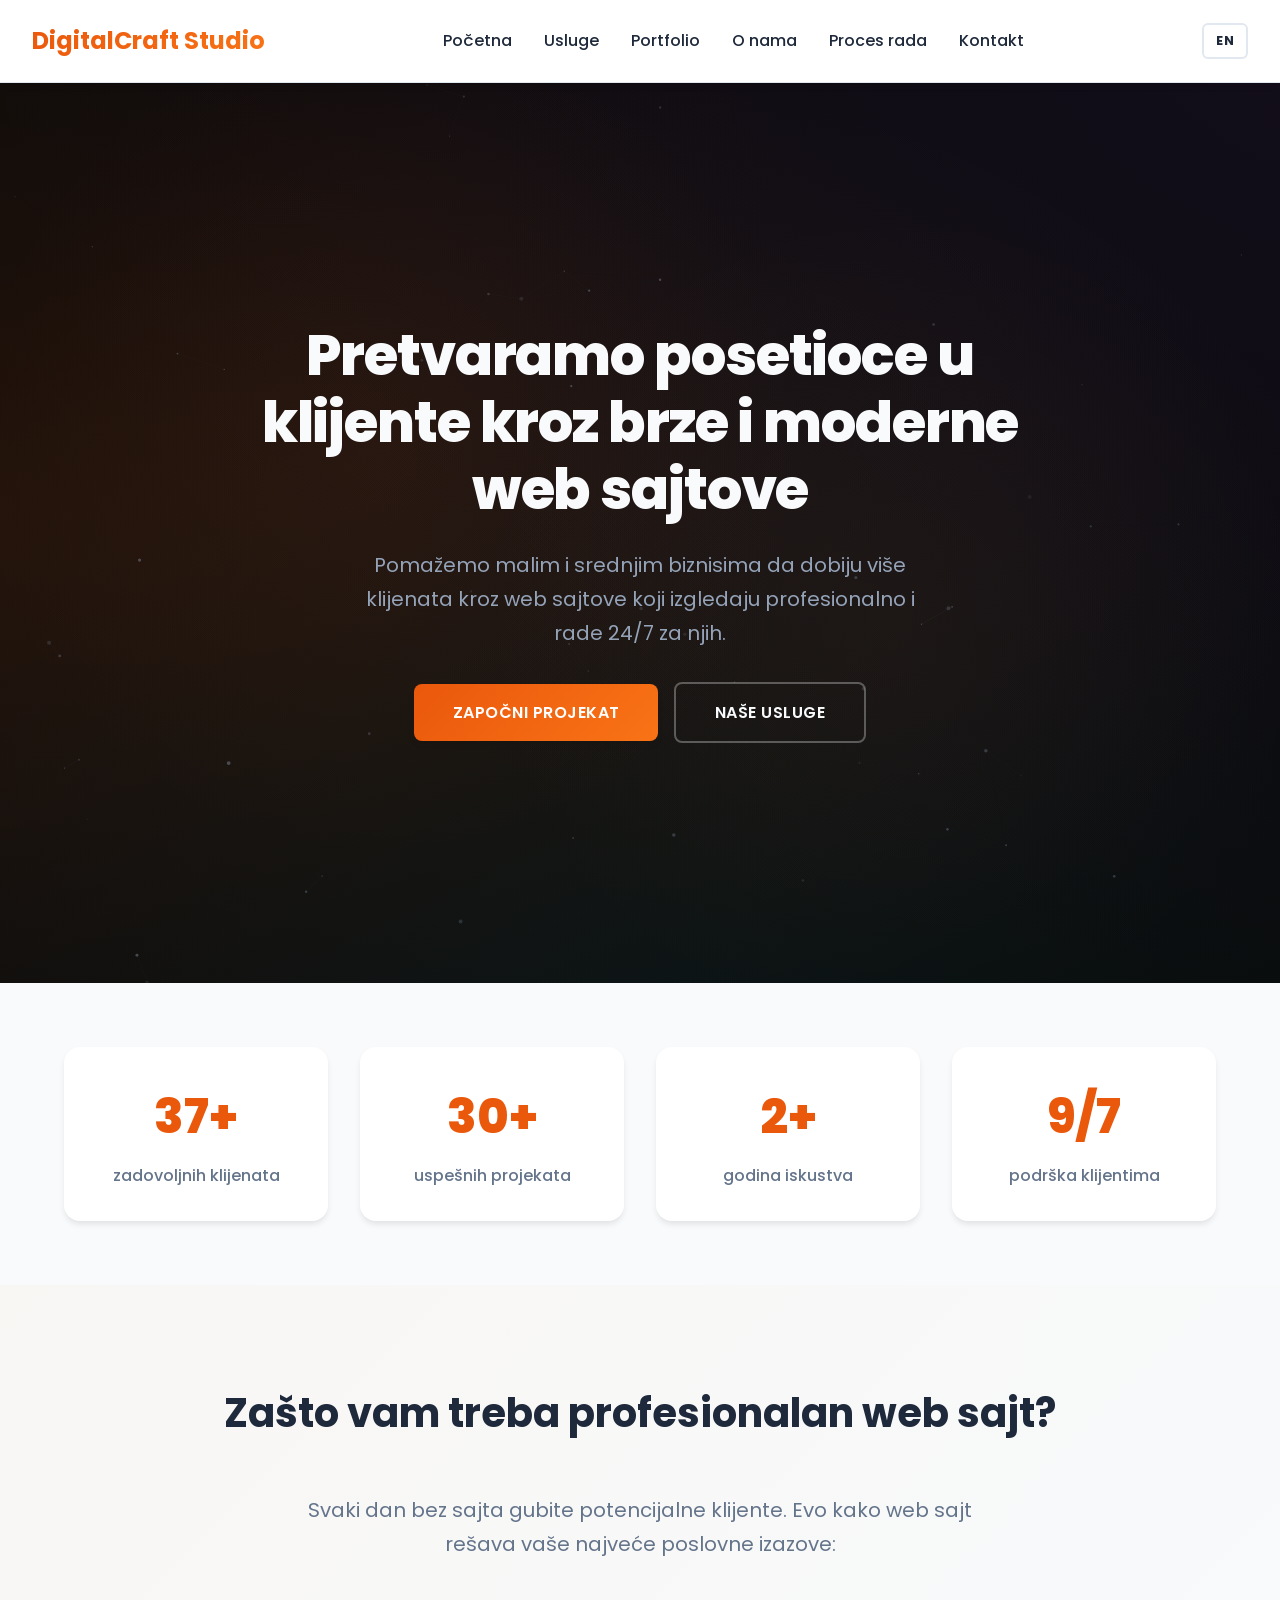
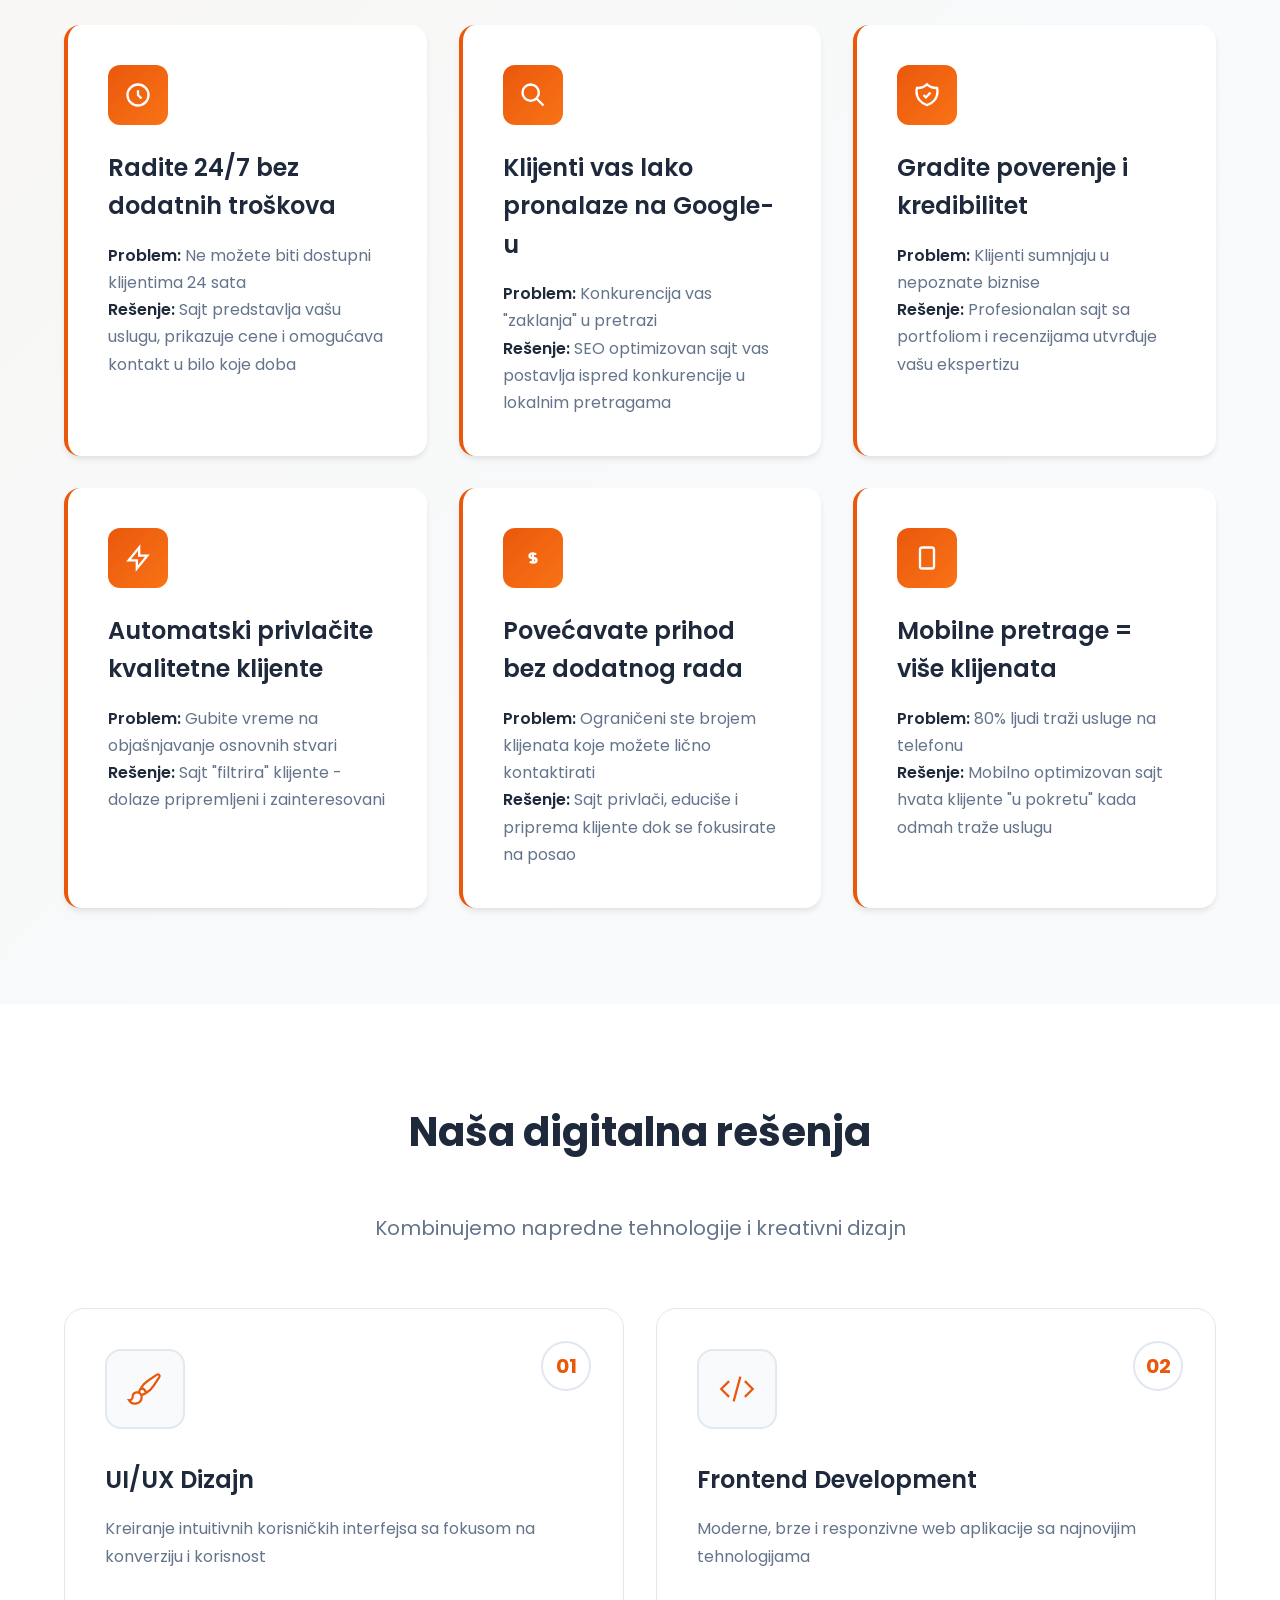
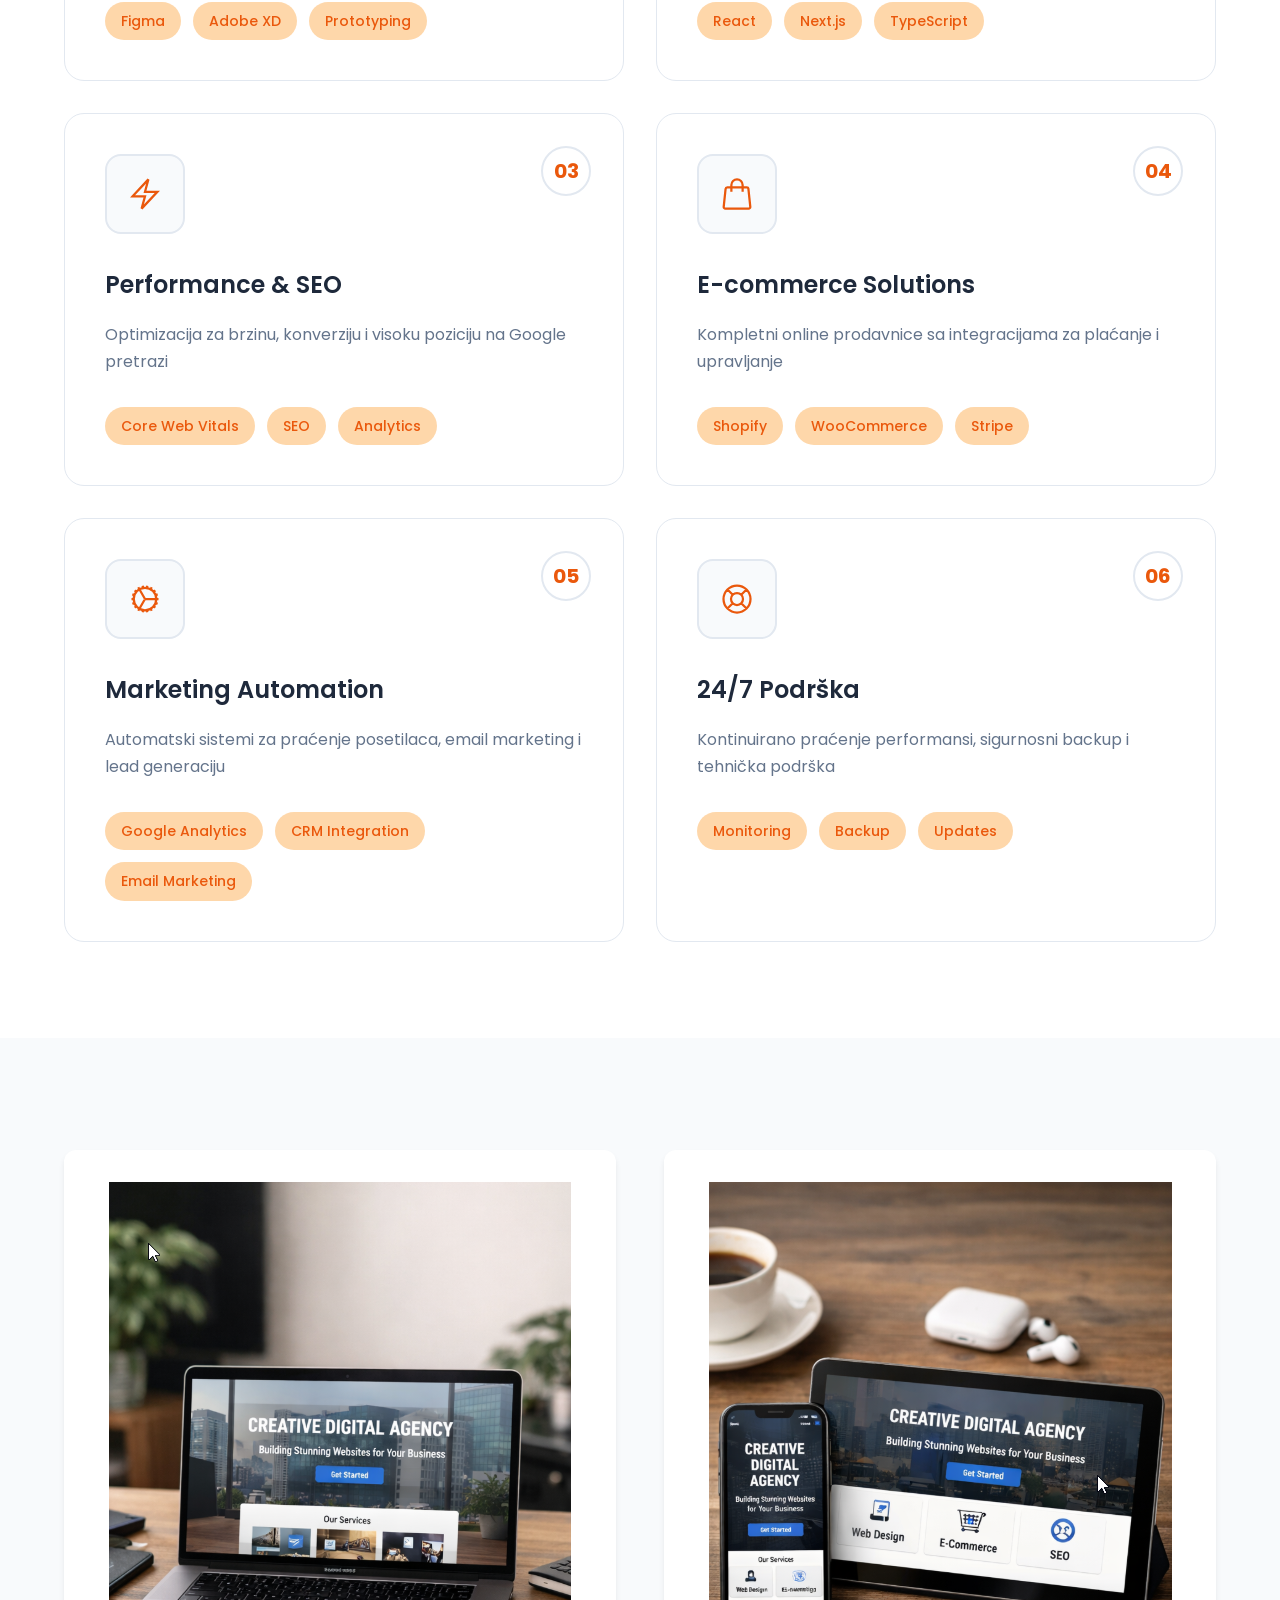
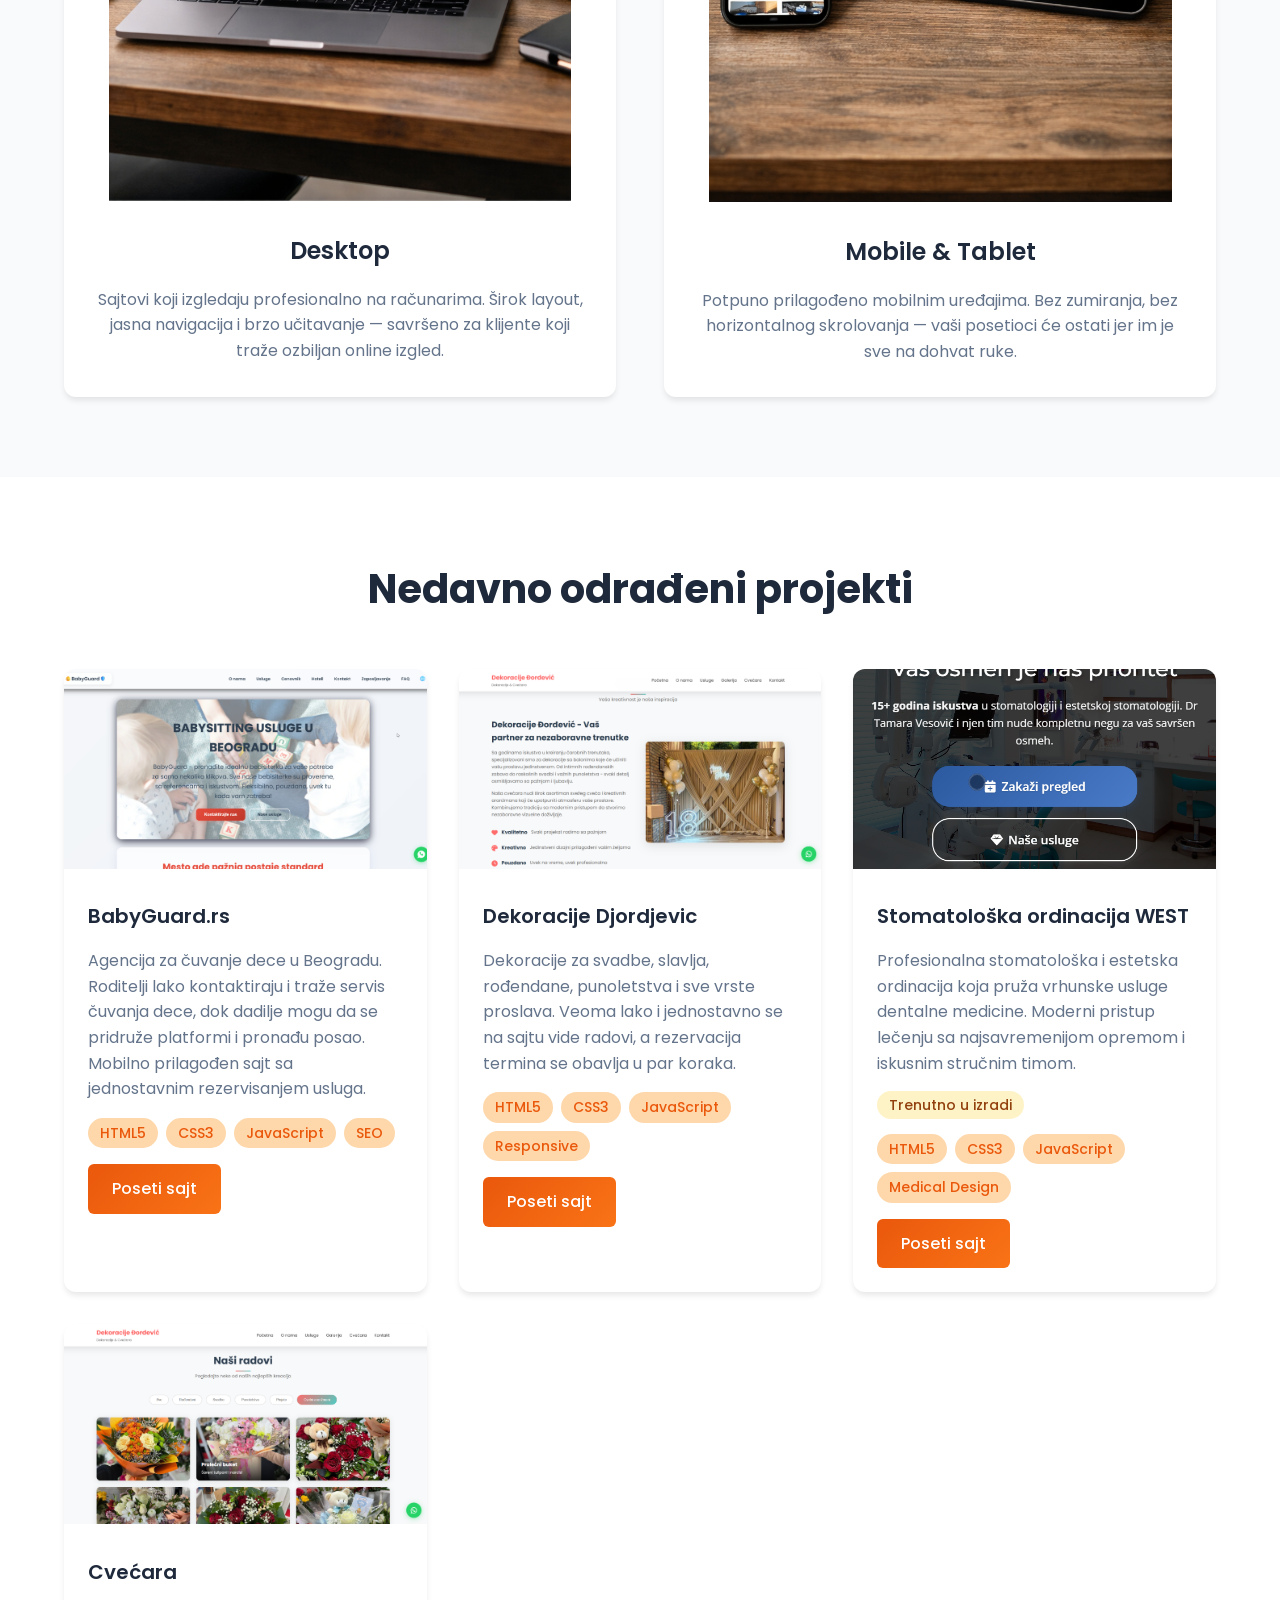
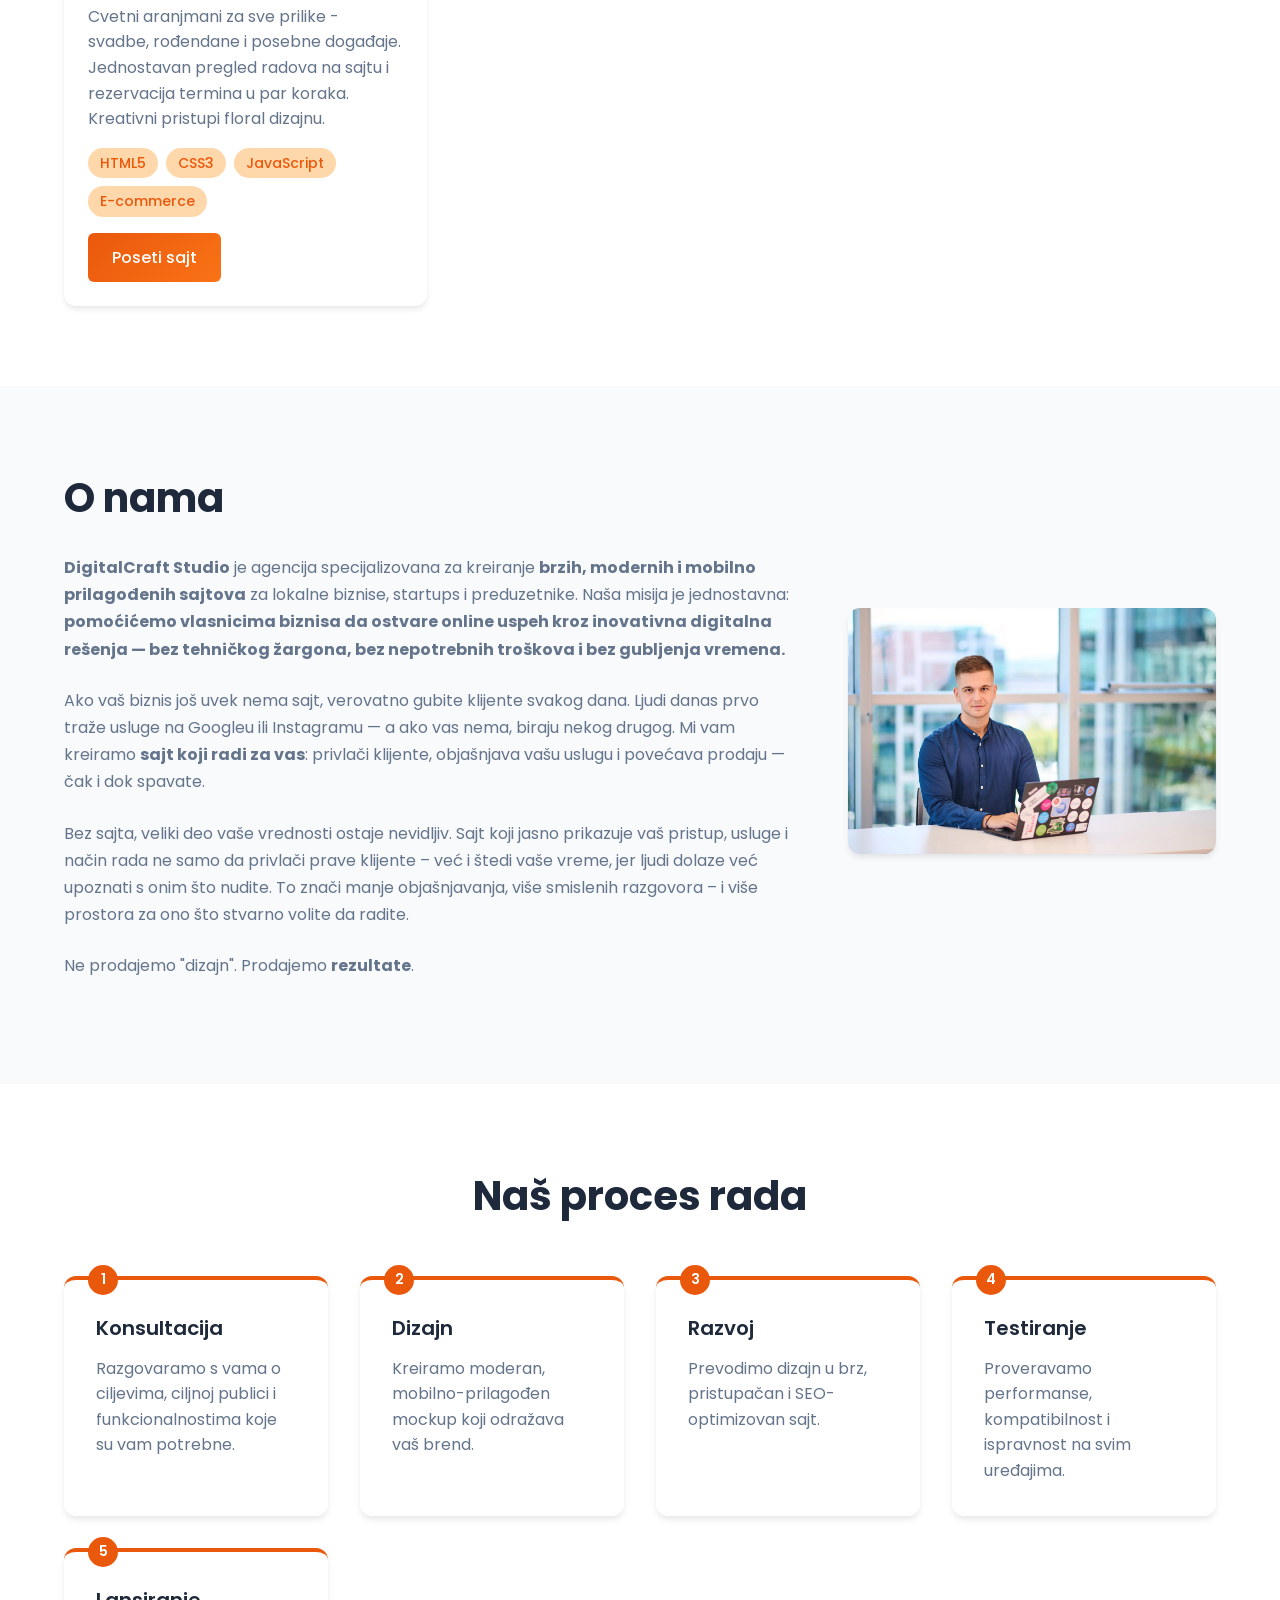
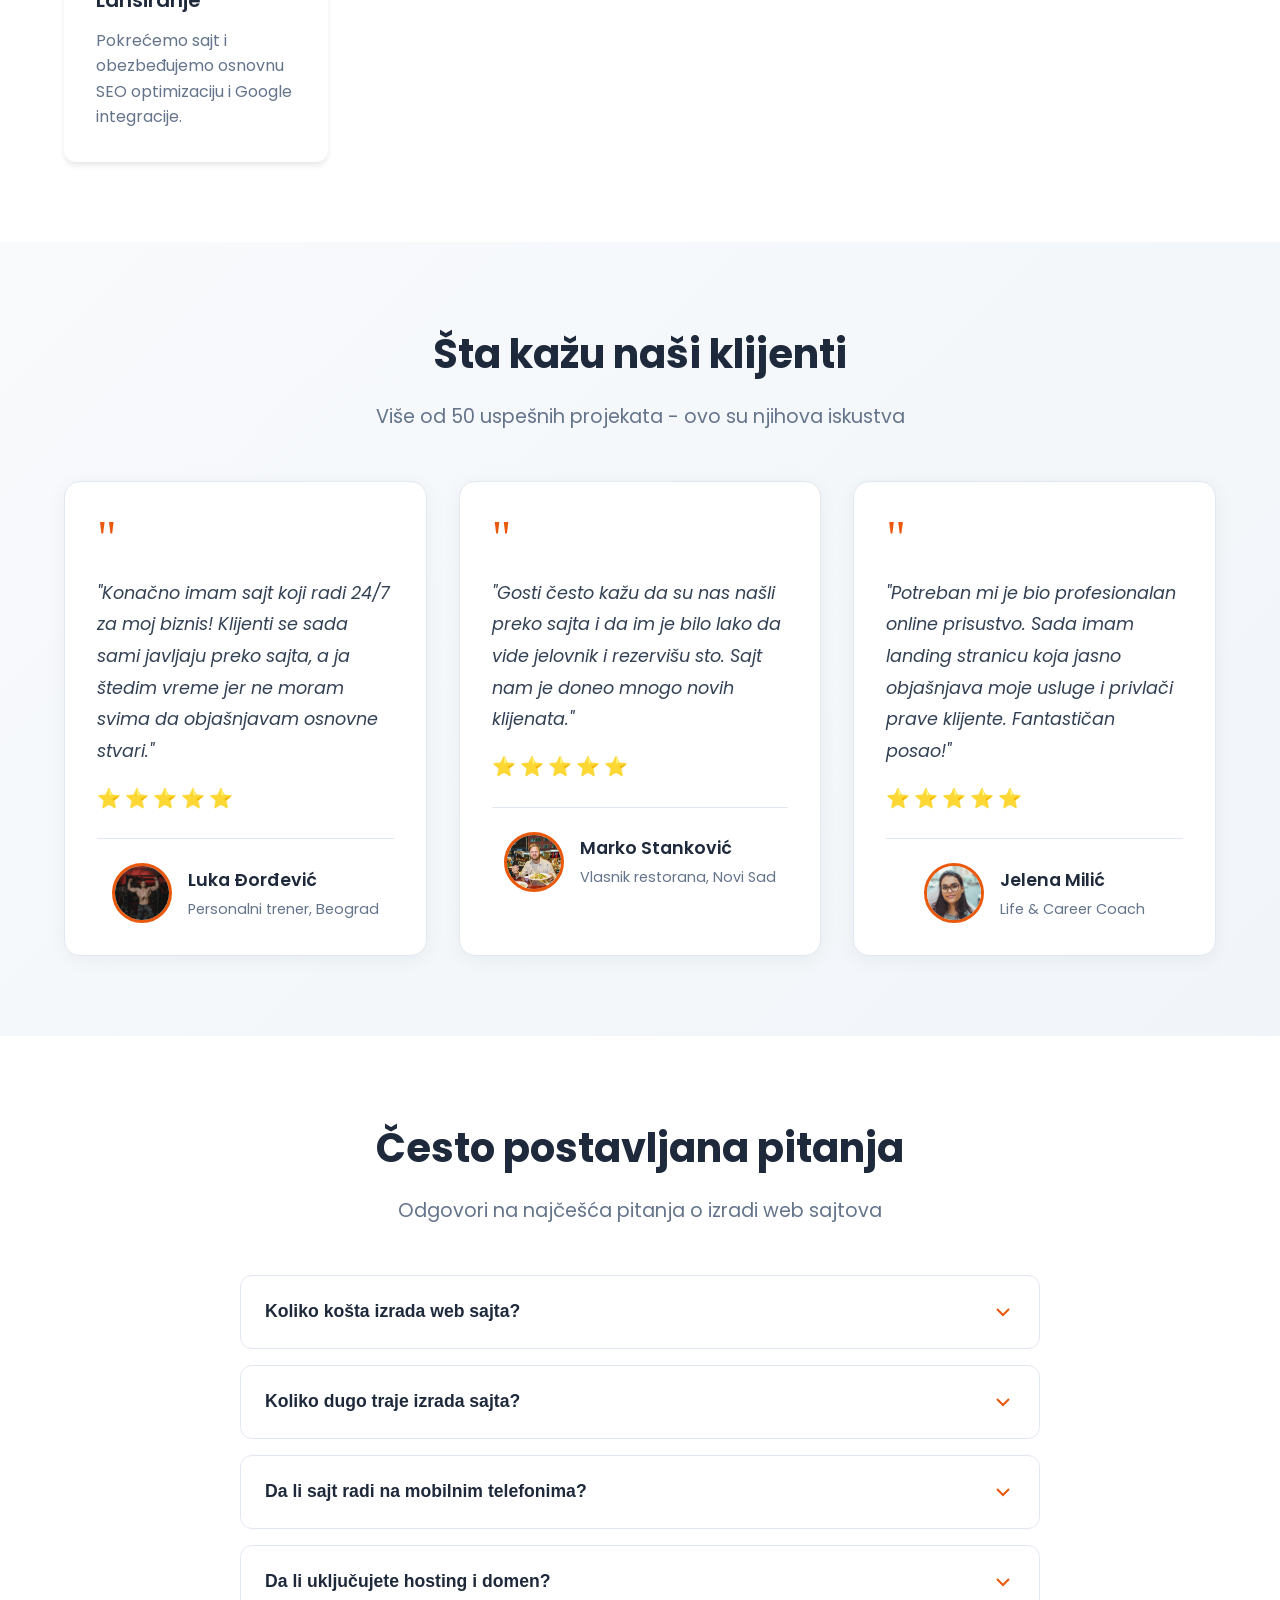
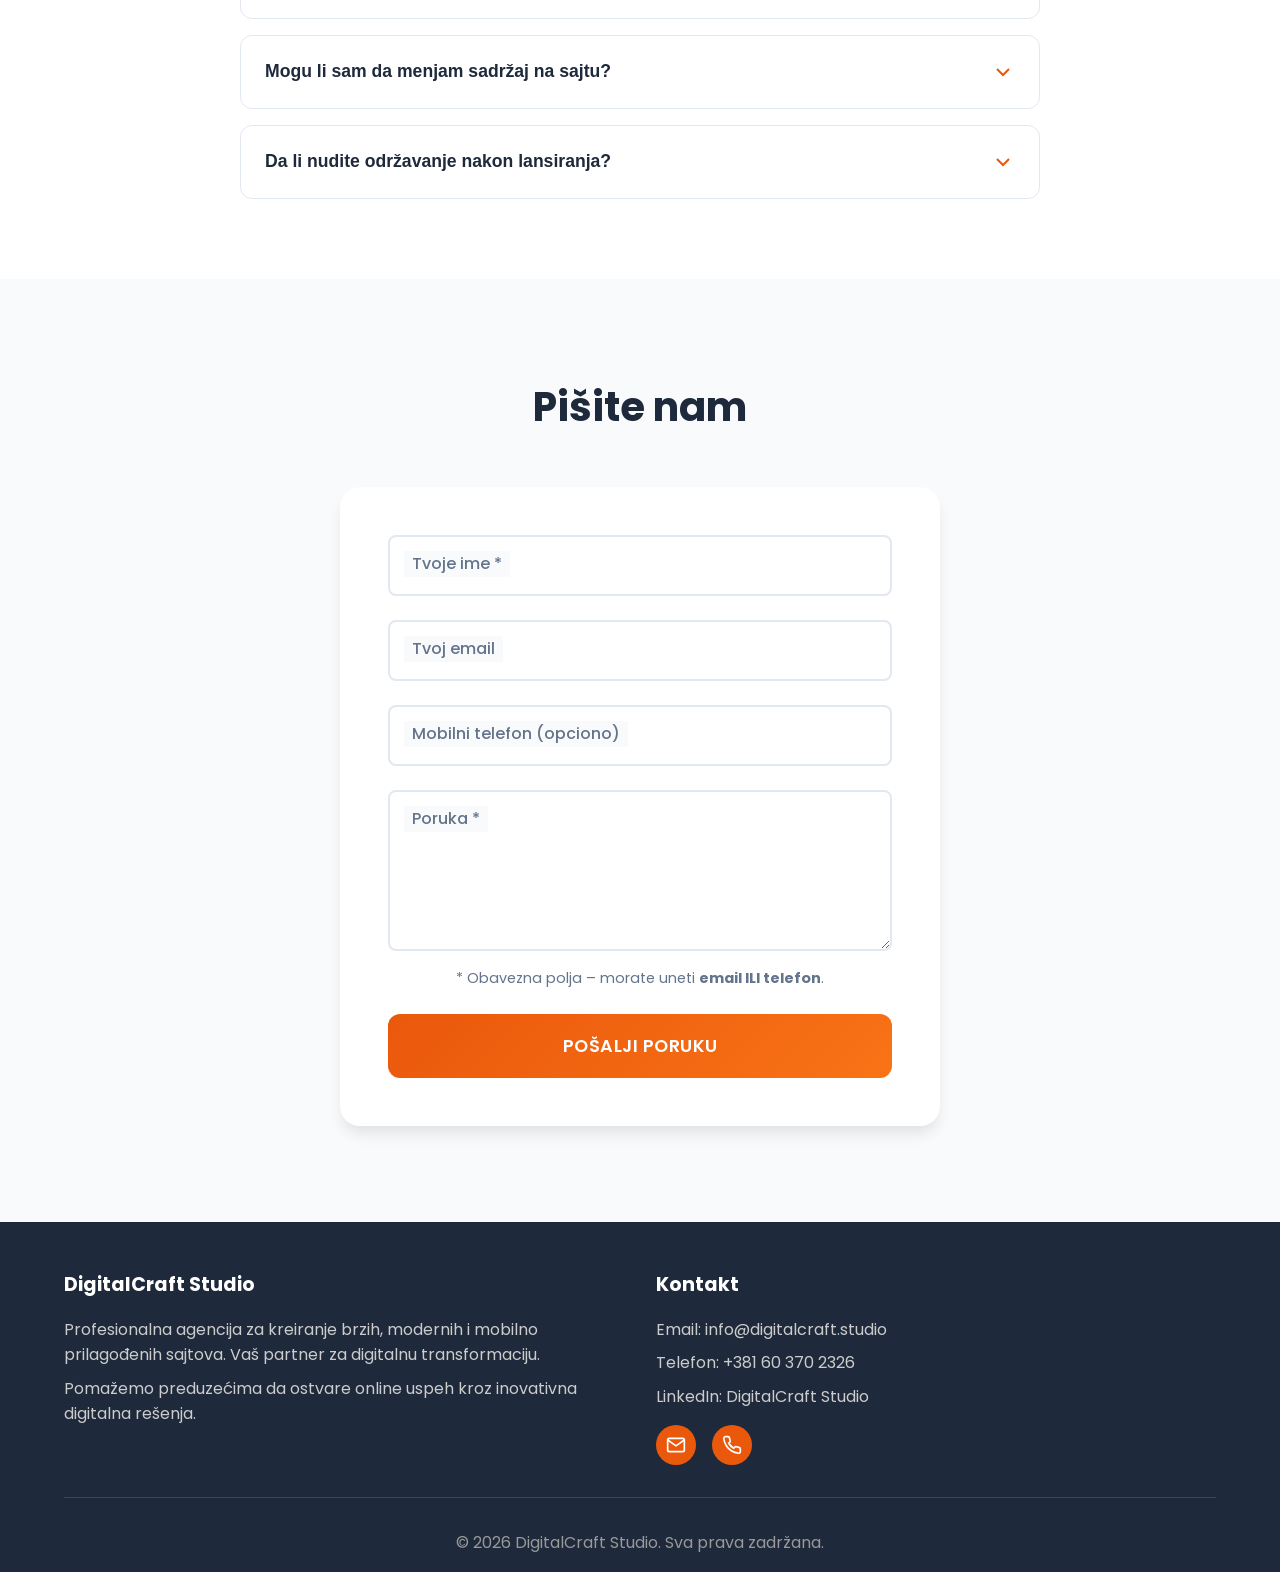
<file: index.html>
<!DOCTYPE html>
<html lang="sr">

<head>
  <meta charset="UTF-8" />
  <meta name="viewport" content="width=device-width, initial-scale=1.0" />
  <meta name="description"
    content="DigitalCraft Studio - Profesionalna agencija za kreiranje savremenih, responzivnih sajtova. Vaš partner za digitalnu transformaciju." />
  <meta name="google-site-verification" content="ZTXzDl7yowcAmA0m9cqvAe7C9rAl6eoeOapLijd7yF0" />
  <title>DigitalCraft Studio | Web Development Agency</title>
  <link rel="preconnect" href="https://fonts.googleapis.com" />
  <link rel="preconnect" href="https://fonts.gstatic.com" crossorigin />
  <link href="https://fonts.googleapis.com/css2?family=Poppins:wght@300;400;500;600;700;800&display=swap" rel="stylesheet" />
  <link rel="alternate" hreflang="en" href="en/index.html" />
  <link rel="alternate" hreflang="sr" href="index.html" />
  <link rel="stylesheet" href="style.css" />
</head>

<body>
  <!-- Header -->
  <header class="header">
    <a href="#hero" class="logo">DigitalCraft Studio</a>

    <nav class="nav-menu" id="navMenu" aria-label="Main navigation">
      <a href="#hero">Početna</a>
      <a href="#services">Usluge</a>
      <a href="#projects">Portfolio</a>
      <a href="#about">O nama</a>
      <a href="#process">Proces rada</a>
      <a href="#contact">Kontakt</a>
    </nav>

    <div class="header-actions">
      <a href="en/index.html" class="lang-switch" aria-label="Switch to English">
        <span class="lang-flag">EN</span>
      </a>
      <button id="hamburger" class="hamburger" aria-label="Toggle navigation" aria-expanded="false">
        <span class="hamburger-icon"></span>
      </button>
    </div>
  </header>

  <section class="hero" id="hero">
    <canvas id="heroCanvas"></canvas>
    <div class="hero-glow" id="heroGlow"></div>
    <div class="hero-content">
      <h1>Pretvaramo posetioce u klijente kroz brze i moderne web sajtove</h1>
      <p class="hero-p">Pomažemo malim i srednjim biznisima da dobiju više klijenata kroz web sajtove koji izgledaju profesionalno i rade 24/7 za njih.</p>
      <div class="hero-buttons">
        <a href="#contact" class="btn-hero">Započni projekat</a>
        <a href="#services" class="btn-hero-secondary">Naše usluge</a>
      </div>
    </div>
  </section>
  <section class="stats-section">
  <div class="container">
    <div class="stats-grid">
      <div class="stat-item">
        <div class="stat-number">100+</div>
        <div class="stat-label">zadovoljnih klijenata</div>
      </div>
      <div class="stat-item">
        <div class="stat-number">80+</div>
        <div class="stat-label">uspešnih projekata</div>
      </div>
      <div class="stat-item">
        <div class="stat-number">5+</div>
        <div class="stat-label">godina iskustva</div>
      </div>
      <div class="stat-item">
        <div class="stat-number">24/7</div>
        <div class="stat-label">podrška klijentima</div>
      </div>
    </div>
  </div>
</section>
  
  <!-- Benefits Section - Kako web sajt rešava vaše probleme -->
  <section class="benefits-section">
    <div class="container">
      <div class="benefits-header">
        <h2>Zašto vam treba profesionalan web sajt?</h2>
        <p class="benefits-subtitle">Svaki dan bez sajta gubite potencijalne klijente. Evo kako web sajt rešava vaše najveće poslovne izazove:</p>
      </div>
      
      <div class="benefits-grid">
        <div class="benefit-card">
          <div class="benefit-icon">
            <svg fill="none" stroke="currentColor" stroke-width="2" viewBox="0 0 24 24">
              <path d="M12 8v4l3 3m6-3a9 9 0 11-18 0 9 9 0 0118 0z"></path>
            </svg>
          </div>
          <h3>Radite 24/7 bez dodatnih troškova</h3>
          <p><strong>Problem:</strong> Ne možete biti dostupni klijentima 24 sata<br>
          <strong>Rešenje:</strong> Sajt predstavlja vašu uslugu, prikazuje cene i omogućava kontakt u bilo koje doba</p>
        </div>

        <div class="benefit-card">
          <div class="benefit-icon">
            <svg fill="none" stroke="currentColor" stroke-width="2" viewBox="0 0 24 24">
              <path d="M21 21l-6-6m2-5a7 7 0 11-14 0 7 7 0 0114 0z"></path>
            </svg>
          </div>
          <h3>Klijenti vas lako pronalaze na Google-u</h3>
          <p><strong>Problem:</strong> Konkurencija vas "zaklanja" u pretrazi<br>
          <strong>Rešenje:</strong> SEO optimizovan sajt vas postavlja ispred konkurencije u lokalnim pretragama</p>
        </div>

        <div class="benefit-card">
          <div class="benefit-icon">
            <svg fill="none" stroke="currentColor" stroke-width="2" viewBox="0 0 24 24">
              <path d="M9 12l2 2 4-4m5.618-4.016A11.955 11.955 0 0112 2.944a11.955 11.955 0 01-8.618 3.04A12.02 12.02 0 003 9c0 5.591 3.824 10.29 9 11.622 5.176-1.332 9-6.03 9-11.622 0-1.042-.133-2.052-.382-3.016z"></path>
            </svg>
          </div>
          <h3>Gradite poverenje i kredibilitet</h3>
          <p><strong>Problem:</strong> Klijenti sumnjaju u nepoznate biznise<br>
          <strong>Rešenje:</strong> Profesionalan sajt sa portfoliom i recenzijama utvrđuje vašu ekspertizu</p>
        </div>

        <div class="benefit-card">
          <div class="benefit-icon">
            <svg fill="none" stroke="currentColor" stroke-width="2" viewBox="0 0 24 24">
              <path d="M13 10V3L4 14h7v7l9-11h-7z"></path>
            </svg>
          </div>
          <h3>Automatski privlačite kvalitetne klijente</h3>
          <p><strong>Problem:</strong> Gubite vreme na objašnjavanje osnovnih stvari<br>
          <strong>Rešenje:</strong> Sajt "filtrira" klijente - dolaze pripremljeni i zainteresovani</p>
        </div>

        <div class="benefit-card">
          <div class="benefit-icon">
            <svg fill="none" stroke="currentColor" stroke-width="2" viewBox="0 0 24 24">
              <path d="M12 8c-1.657 0-3 .895-3 2s1.343 2 3 2 3 .895 3 2-1.343 2-3 2m0-8c1.11 0 2.08.402 2.599 1M12 8V7m0 1v8m0 0v1m0-1c-1.11 0-2.08-.402-2.599-1"></path>
            </svg>
          </div>
          <h3>Povećavate prihod bez dodatnog rada</h3>
          <p><strong>Problem:</strong> Ograničeni ste brojem klijenata koje možete lično kontaktirati<br>
          <strong>Rešenje:</strong> Sajt privlači, educiše i priprema klijente dok se fokusirate na posao</p>
        </div>

        <div class="benefit-card">
          <div class="benefit-icon">
            <svg fill="none" stroke="currentColor" stroke-width="2" viewBox="0 0 24 24">
              <path d="M12 18h.01M8 21h8a2 2 0 002-2V5a2 2 0 00-2-2H8a2 2 0 00-2 2v14a2 2 0 002 2z"></path>
            </svg>
          </div>
          <h3>Mobilne pretrage = više klijenata</h3>
          <p><strong>Problem:</strong> 80% ljudi traži usluge na telefonu<br>
          <strong>Rešenje:</strong> Mobilno optimizovan sajt hvata klijente "u pokretu" kada odmah traže uslugu</p>
        </div>
      </div>
    </div>
  </section>


  <!-- Usluge -->
  <section id="services" class="services-modern">
    <div class="container">
      <div class="services-header">
        <h2>Naša digitalna rešenja</h2>
        <p class="services-subtitle">Kombinujemo napredne tehnologije i kreativni dizajn</p>
      </div>

      <div class="services-grid-modern">
        <!-- Service 1 -->
        <div class="service-item" data-service="design">
          <div class="service-number">01</div>
          <div class="service-content">
            <div class="service-icon">
              <svg fill="none" stroke="currentColor" stroke-width="1.5" viewBox="0 0 24 24">
                <path d="M9.53 16.122a3 3 0 00-5.78 1.128 2.25 2.25 0 01-2.4 2.245 4.5 4.5 0 008.4-2.245c0-.399-.078-.78-.22-1.128zm0 0a15.998 15.998 0 003.388-1.62m-5.043-.025a15.994 15.994 0 011.622-3.395m3.42 3.42a15.995 15.995 0 004.764-4.648l3.876-5.814a1.151 1.151 0 00-1.597-1.597L14.146 6.32a15.996 15.996 0 00-4.649 4.763m3.42 3.42a6.776 6.776 0 00-3.42-3.42"></path>
              </svg>
            </div>
            <h3>UI/UX Dizajn</h3>
            <p>Kreiranje intuitivnih korisničkih interfejsa sa fokusom na konverziju i korisnost</p>
            <div class="service-tech">
              <span>Figma</span>
              <span>Adobe XD</span>
              <span>Prototyping</span>
            </div>
          </div>
        </div>

        <!-- Service 2 -->
        <div class="service-item" data-service="development">
          <div class="service-number">02</div>
          <div class="service-content">
            <div class="service-icon">
              <svg fill="none" stroke="currentColor" stroke-width="1.5" viewBox="0 0 24 24">
                <path d="M17.25 6.75L22.5 12l-5.25 5.25m-10.5 0L1.5 12l5.25-5.25m7.5-3l-4.5 16.5"></path>
              </svg>
            </div>
            <h3>Frontend Development</h3>
            <p>Moderne, brze i responzivne web aplikacije sa najnovijim tehnologijama</p>
            <div class="service-tech">
              <span>React</span>
              <span>Next.js</span>
              <span>TypeScript</span>
            </div>
          </div>
        </div>

        <!-- Service 3 -->
        <div class="service-item" data-service="optimization">
          <div class="service-number">03</div>
          <div class="service-content">
            <div class="service-icon">
              <svg fill="none" stroke="currentColor" stroke-width="1.5" viewBox="0 0 24 24">
                <path d="M3.75 13.5l10.5-11.25L12 10.5h8.25L9.75 21.75 12 13.5H3.75z"></path>
              </svg>
            </div>
            <h3>Performance & SEO</h3>
            <p>Optimizacija za brzinu, konverziju i visoku poziciju na Google pretrazi</p>
            <div class="service-tech">
              <span>Core Web Vitals</span>
              <span>SEO</span>
              <span>Analytics</span>
            </div>
          </div>
        </div>

        <!-- Service 4 -->
        <div class="service-item" data-service="ecommerce">
          <div class="service-number">04</div>
          <div class="service-content">
            <div class="service-icon">
              <svg fill="none" stroke="currentColor" stroke-width="1.5" viewBox="0 0 24 24">
                <path d="M15.75 10.5V6a3.75 3.75 0 10-7.5 0v4.5m11.356-1.993l1.263 12c.07.665-.45 1.243-1.119 1.243H4.25a1.125 1.125 0 01-1.12-1.243l1.264-12A1.125 1.125 0 015.513 7.5h12.974c.576 0 1.059.435 1.119.993z"></path>
              </svg>
            </div>
            <h3>E-commerce Solutions</h3>
            <p>Kompletni online prodavnice sa integracijama za plaćanje i upravljanje</p>
            <div class="service-tech">
              <span>Shopify</span>
              <span>WooCommerce</span>
              <span>Stripe</span>
            </div>
          </div>
        </div>

        <!-- Service 5 -->
        <div class="service-item" data-service="automation">
          <div class="service-number">05</div>
          <div class="service-content">
            <div class="service-icon">
              <svg fill="none" stroke="currentColor" stroke-width="1.5" viewBox="0 0 24 24">
                <path d="M4.5 12a7.5 7.5 0 0015 0m-15 0a7.5 7.5 0 1115 0m-15 0H3m16.5 0H21m-1.5 0H12m-8.457 3.077l1.41-.513m14.095-5.13l1.41-.513M5.106 17.785l1.15-.964m11.49-9.642l1.149-.964M7.501 19.795l.75-1.3m7.5-12.99l.75-1.3m-6.063 16.658l.26-1.477m2.605-14.772l.26-1.477m0 17.726l-.26-1.477M10.698 4.614l-.26-1.477M16.5 19.794l-.75-1.299M7.5 4.205L12 12m6.894 5.785l-1.149-.964M6.256 7.178l-1.15-.964m15.352 8.864l-1.41-.513M4.954 9.435l-1.41-.514M12.002 12l-3.75 6.495"></path>
              </svg>
            </div>
            <h3>Marketing Automation</h3>
            <p>Automatski sistemi za praćenje posetilaca, email marketing i lead generaciju</p>
            <div class="service-tech">
              <span>Google Analytics</span>
              <span>CRM Integration</span>
              <span>Email Marketing</span>
            </div>
          </div>
        </div>

        <!-- Service 6 -->
        <div class="service-item" data-service="support">
          <div class="service-number">06</div>
          <div class="service-content">
            <div class="service-icon">
              <svg fill="none" stroke="currentColor" stroke-width="1.5" viewBox="0 0 24 24">
                <path d="M18.364 5.636l-3.536 3.536m0 5.656l3.536 3.536M9.172 9.172L5.636 5.636m3.536 9.192L5.636 18.364M21 12a9 9 0 11-18 0 9 9 0 0118 0zm-5 0a4 4 0 11-8 0 4 4 0 018 0z"></path>
              </svg>
            </div>
            <h3>24/7 Podrška</h3>
            <p>Kontinuirano praćenje performansi, sigurnosni backup i tehnička podrška</p>
            <div class="service-tech">
              <span>Monitoring</span>
              <span>Backup</span>
              <span>Updates</span>
            </div>
          </div>
        </div>
      </div>
    </div>
  </section>
  <section class="devices-section">
  <div class="container">
    <div class="devices-grid">
      <!-- Desktop -->
      <div class="device-column">
        <div class="device-image">
          <img src="images/laptop.png" alt="Web sajt na desktopu" loading="lazy">
        </div>
        <h3>Desktop</h3>
        <p>Sajtovi koji izgledaju profesionalno na računarima. Širok layout, jasna navigacija i brzo učitavanje — savršeno za klijente koji traže ozbiljan online izgled.</p>
      </div>

      <!-- Mobile/Tablet -->
      <div class="device-column">
        <div class="device-image">
          <img src="images/mobile.png" alt="Web sajt na mobilnom telefonu i tabletu" loading="lazy">
        </div>
        <h3>Mobile & Tablet</h3>
        <p>Potpuno prilagođeno mobilnim uređajima. Bez zumiranja, bez horizontalnog skrolovanja — vaši posetioci će ostati jer im je sve na dohvat ruke.</p>
      </div>
    </div>
  </div>
</section>

  <!-- Projekti -->
  <section id="projects" class="projects">
    <div class="container">
      <h2>Nedavno odrađeni projekti</h2>
      <div class="projects-grid">
        <div class="project-card">
          <div class="project-image">
            <img src="images/babyguard sajt slika.png" alt="BabyGuard sajt preview" loading="lazy">
          </div>
          <div class="project-content">
            <h3>BabyGuard.rs</h3>
            <p>Agencija za čuvanje dece u Beogradu. Roditelji lako kontaktiraju i traže servis čuvanja dece, dok dadilje mogu da se pridruže platformi i pronađu posao. Mobilno prilagođen sajt sa jednostavnim rezervisanjem usluga.</p>
            <div class="project-tech">
              <span>HTML5</span>
              <span>CSS3</span>
              <span>JavaScript</span>
              <span>SEO</span>
            </div>
            <div class="project-links">
              <a href="https://babyguard.rs" target="_blank" rel="noopener" class="btn-project">Poseti sajt</a>
            </div>
          </div>
        </div>

        <div class="project-card">
          <div class="project-image">
            <img src="images/dekoracije slika.png" alt="Dekoracije Djordjevic sajt preview" loading="lazy">
          </div>
          <div class="project-content">
            <h3>Dekoracije Djordjevic</h3>
            <p>Dekoracije za svadbe, slavlja, rođendane, punoletstva i sve vrste proslava. Veoma lako i jednostavno se na sajtu vide radovi, a rezervacija termina se obavlja u par koraka.</p>
            <div class="project-tech">
              <span>HTML5</span>
              <span>CSS3</span>
              <span>JavaScript</span>
              <span>Responsive</span>
            </div>
            <div class="project-links">
              <a href="https://dekoracije-djordjevic.rs" target="_blank" rel="noopener" class="btn-project">Poseti sajt</a>
            </div>
          </div>
        </div>

        <div class="project-card">
          <div class="project-image">
            <img src="images/west ordinacija.png" alt="WEST Ordinacija sajt preview" loading="lazy">
          </div>
          <div class="project-content">
            <h3>Stomatološka ordinacija WEST</h3>
            <p>Profesionalna stomatološka i estetska ordinacija koja pruža vrhunske usluge dentalne medicine. Moderni pristup lečenju sa najsavremenijom opremom i iskusnim stručnim timom.</p>
            <div class="project-status">
              <span class="status-badge">Trenutno u izradi</span>
            </div>
            <div class="project-tech">
              <span>HTML5</span>
              <span>CSS3</span>
              <span>JavaScript</span>
              <span>Medical Design</span>
            </div>
            <div class="project-links">
              <a href="https://remastiii.github.io/ordinacija-west/" target="_blank" rel="noopener" class="btn-project">Poseti sajt</a>
            </div>
          </div>
        </div>

        <div class="project-card">
          <div class="project-image">
            <img src="images/cvecara slika.png" alt="Cvećara sajt preview" loading="lazy">
          </div>
          <div class="project-content">
            <h3>Cvećara</h3>
            <p>Cvetni aranjmani za sve prilike - svadbe, rođendane i posebne događaje. Jednostavan pregled radova na sajtu i rezervacija termina u par koraka. Kreativni pristupi floral dizajnu.</p>
            <div class="project-tech">
              <span>HTML5</span>
              <span>CSS3</span>
              <span>JavaScript</span>
              <span>E-commerce</span>
            </div>
            <div class="project-links">
              <a href="https://remastiii.github.io/ordinacija-west/" target="_blank" rel="noopener" class="btn-project">Poseti sajt</a>
            </div>
          </div>
        </div>
      </div>
    </div>
  </section>

  <!-- About -->
  <section id="about" class="about">
    <div class="container">
      <div class="about-content">
        <div class="about-text">
          <h2>O nama</h2>
          <p>
            <strong>DigitalCraft Studio</strong> je agencija specijalizovana za kreiranje <strong>brzih, modernih i mobilno prilagođenih sajtova</strong> za lokalne biznise,
            startups i preduzetnike. Naša misija je jednostavna: <strong>pomoćićemo vlasnicima biznisa da ostvare online uspeh kroz inovativna digitalna rešenja — bez tehničkog žargona, bez nepotrebnih troškova i bez gubljenja vremena.</strong>
          </p>
          <p>
            Ako vaš biznis još uvek nema sajt, verovatno gubite klijente svakog dana. Ljudi danas prvo traže usluge na Googleu ili
            Instagramu —
            a ako vas nema, biraju nekog drugog. Mi vam kreiramo <strong>sajt koji radi za vas</strong>: privlači klijente,
            objašnjava vašu uslugu i povećava prodaju —
            čak i dok spavate.
          </p>
          <p>
            Bez sajta, veliki deo vaše vrednosti ostaje nevidljiv.
            Sajt koji jasno prikazuje vaš pristup, usluge i način rada ne samo da privlači prave klijente – već i štedi
            vaše vreme,
            jer ljudi dolaze već upoznati s onim što nudite.
            To znači manje objašnjavanja, više smislenih razgovora – i više prostora za ono što stvarno volite da radite.
          </p>
          <p>
            Ne prodajemo "dizajn". Prodajemo <strong>rezultate</strong>.
          </p>
        </div>
        <div class="about-image">
          <img src="images/CV.jpg" alt="DigitalCraft Studio Tim" />
        </div>
      </div>
    </div>
  </section>
  <!-- Proces rada -->
  <section class="workflow" id="process">
    <div class="container">
      <h2>Naš proces rada</h2>
      <ol class="steps">
        <li>
          <h3>Konsultacija</h3>
          <p>Razgovaramo s vama o ciljevima, ciljnoj publici i funkcionalnostima koje su vam potrebne.</p>
        </li>
        <li>
          <h3>Dizajn</h3>
          <p>Kreiramo moderan, mobilno-prilagođen mockup koji odražava vaš brend.</p>
        </li>
        <li>
          <h3>Razvoj</h3>
          <p>Prevodimo dizajn u brz, pristupačan i SEO-optimizovan sajt.</p>
        </li>
        <li>
          <h3>Testiranje</h3>
          <p>Proveravamo performanse, kompatibilnost i ispravnost na svim uređajima.</p>
        </li>
        <li>
          <h3>Lansiranje</h3>
          <p>Pokrećemo sajt i obezbeđujemo osnovnu SEO optimizaciju i Google integracije.</p>
        </li>
      </ol>
    </div>
  </section>

  <!-- Reci naših klijenata -->
  <section class="testimonials-new" id="testimonials">
    <div class="container">
      <div class="section-header">
        <h2>Šta kažu naši klijenti</h2>
        <p class="section-subtitle">Više od 50 uspešnih projekata - ovo su njihova iskustva</p>
      </div>
      
      <div class="testimonials-grid">
        <!-- Testimonial 1 -->
        <div class="testimonial-item">
          <div class="testimonial-content">
            <div class="quote-icon">"</div>
            <p>"Konačno imam sajt koji radi 24/7 za moj biznis! Klijenti se sada sami javljaju preko sajta, a ja štedim vreme jer ne moram svima da objašnjavam osnovne stvari."</p>
            <div class="rating">
              <span>⭐</span><span>⭐</span><span>⭐</span><span>⭐</span><span>⭐</span>
            </div>
          </div>
          <div class="client-info">
            <img src="images/luka.png" alt="Luka Đorđević" class="client-avatar">
            <div class="client-details">
              <h4>Luka Đorđević</h4>
              <span>Personalni trener, Beograd</span>
            </div>
          </div>
        </div>

        <!-- Testimonial 2 -->
        <div class="testimonial-item">
          <div class="testimonial-content">
            <div class="quote-icon">"</div>
            <p>"Gosti često kažu da su nas našli preko sajta i da im je bilo lako da vide jelovnik i rezervišu sto. Sajt nam je doneo mnogo novih klijenata."</p>
            <div class="rating">
              <span>⭐</span><span>⭐</span><span>⭐</span><span>⭐</span><span>⭐</span>
            </div>
          </div>
          <div class="client-info">
            <img src="images/restoran.png" alt="Marko Stanković" class="client-avatar">
            <div class="client-details">
              <h4>Marko Stanković</h4>
              <span>Vlasnik restorana, Novi Sad</span>
            </div>
          </div>
        </div>

        <!-- Testimonial 3 -->
        <div class="testimonial-item">
          <div class="testimonial-content">
            <div class="quote-icon">"</div>
            <p>"Potreban mi je bio profesionalan online prisustvo. Sada imam landing stranicu koja jasno objašnjava moje usluge i privlači prave klijente. Fantastičan posao!"</p>
            <div class="rating">
              <span>⭐</span><span>⭐</span><span>⭐</span><span>⭐</span><span>⭐</span>
            </div>
          </div>
          <div class="client-info">
            <img src="images/coach.png" alt="Jelena Milić" class="client-avatar">
            <div class="client-details">
              <h4>Jelena Milić</h4>
              <span>Life & Career Coach</span>
            </div>
          </div>
        </div>
      </div>
    </div>
  </section>

  <!-- Često postavljana pitanja -->
  <section class="faq-new" id="faq">
    <div class="container">
      <div class="section-header">
        <h2>Često postavljana pitanja</h2>
        <p class="section-subtitle">Odgovori na najčešća pitanja o izradi web sajtova</p>
      </div>
      
      <div class="faq-container">
        <div class="faq-item-new">
          <button class="faq-question-new">
            <span>Koliko košta izrada web sajta?</span>
            <svg class="faq-icon" width="24" height="24" viewBox="0 0 24 24" fill="none" stroke="currentColor" stroke-width="2">
              <path d="M6 9l6 6 6-6"/>
            </svg>
          </button>
          <div class="faq-answer-new">
            <p>Cena zavisi od složenosti projekta. Osnovni business sajt košta od 300-600€, dok kompleksniji projekti sa e-commerce funkcionalnošću mogu biti 800-1500€. Prije početka rada, uvek dajemo detaljnu procenu troškova.</p>
          </div>
        </div>

        <div class="faq-item-new">
          <button class="faq-question-new">
            <span>Koliko dugo traje izrada sajta?</span>
            <svg class="faq-icon" width="24" height="24" viewBox="0 0 24 24" fill="none" stroke="currentColor" stroke-width="2">
              <path d="M6 9l6 6 6-6"/>
            </svg>
          </button>
          <div class="faq-answer-new">
            <p>Standardni business sajt je gotov za 5-10 radnih dana od potvrde dizajna i sadržaja. Kompleksniji projekti mogu trajati 2-4 nedelje. Održavaćemo vas informisanih o napretku tokom celog procesa.</p>
          </div>
        </div>

        <div class="faq-item-new">
          <button class="faq-question-new">
            <span>Da li sajt radi na mobilnim telefonima?</span>
            <svg class="faq-icon" width="24" height="24" viewBox="0 0 24 24" fill="none" stroke="currentColor" stroke-width="2">
              <path d="M6 9l6 6 6-6"/>
            </svg>
          </button>
          <div class="faq-answer-new">
            <p>Apsolutno! Svi naši sajtovi su potpuno responzivni i prilagođeni svim uređajima - telefoni, tableti, laptopovi i desktop računari. Više od 70% posetilaca koristi mobilne uređaje, pa to je naš prioritet.</p>
          </div>
        </div>

        <div class="faq-item-new">
          <button class="faq-question-new">
            <span>Da li uključujete hosting i domen?</span>
            <svg class="faq-icon" width="24" height="24" viewBox="0 0 24 24" fill="none" stroke="currentColor" stroke-width="2">
              <path d="M6 9l6 6 6-6"/>
            </svg>
          </button>
          <div class="faq-answer-new">
            <p>Hosting i domen se plaćaju odvojeno (oko 50-100€ godišnje). Možemo vam pomoći da ih kupite i podesimo, ili radimo sa vašim postojećim provajderom. Preporučićemo najbolje opcije za vaše potrebe.</p>
          </div>
        </div>

        <div class="faq-item-new">
          <button class="faq-question-new">
            <span>Mogu li sam da menjam sadržaj na sajtu?</span>
            <svg class="faq-icon" width="24" height="24" viewBox="0 0 24 24" fill="none" stroke="currentColor" stroke-width="2">
              <path d="M6 9l6 6 6-6"/>
            </svg>
          </button>
          <div class="faq-answer-new">
            <p>Da! Možete birati između statičkih sajtova (gde mi menjamo sadržaj po potrebi) ili CMS sistema (WordPress) gde sami možete da ažurirate tekst, slike i cene. Dajemo vam i obuku kako da koristite sistem.</p>
          </div>
        </div>

        <div class="faq-item-new">
          <button class="faq-question-new">
            <span>Da li nudite održavanje nakon lansiranja?</span>
            <svg class="faq-icon" width="24" height="24" viewBox="0 0 24 24" fill="none" stroke="currentColor" stroke-width="2">
              <path d="M6 9l6 6 6-6"/>
            </svg>
          </button>
          <div class="faq-answer-new">
            <p>Da, nudimo različite pakete održavanja: osnovno (sigurnosni backup, ažuriranje), standardno (+ manje izmene sadržaja) i premium (+ SEO optimizacija, analitika). Cene su od 30€ mesečno.</p>
          </div>
        </div>
      </div>
    </div>
  </section>


  <section id="contact" class="contact">
    <div class="container">
      <h2>Pišite nam</h2>
      <form id="contactForm">
        <!-- Za zaštitu od spam botova -->
        <input type="text" name="_gotcha" style="display:none !important;" tabindex="-1" autocomplete="off">

        <div class="form-group">
          <input type="text" id="ime" placeholder=" " required minlength="3" />
          <label for="ime">Tvoje ime *</label>
        </div>
        <div class="form-group">
          <input type="email" id="email" placeholder=" " />
          <label for="email">Tvoj email</label>
        </div>
        <div class="form-group">
          <input type="tel" id="telefon" placeholder=" " />
          <label for="telefon">Mobilni telefon (opciono)</label>
        </div>
        <div class="form-group">
          <textarea id="poruka" placeholder=" " rows="5" required minlength="10"></textarea>
          <label for="poruka">Poruka *</label>
        </div>

        <p
          style="text-align: center; font-size: 0.9rem; color: var(--text-light); margin-top: -1rem; margin-bottom: 1.5rem;">
          * Obavezna polja – morate uneti <strong>email ILI telefon</strong>.
        </p>

        <button type="submit" class="btn-submit">Pošalji poruku</button>
      </form>
    </div>
  </section>

  <!-- Modal za uspešno slanje -->
  <div id="successModal"
    style="display:none; position:fixed; top:0; left:0; width:100%; height:100%; background:rgba(0,0,0,0.7); z-index:9999; justify-content:center; align-items:center;">
    <div class="modal-content"
      style="background:var(--bg); color:var(--text); padding:2rem; border-radius:12px; max-width:400px; width:90%; text-align:center; border:2px solid var(--accent);">
      <h3 style="color:var(--accent); margin:0 0 1rem;">✅ Uspešno poslato!</h3>
      <p>Hvala na poruci! Uskoro ću ti se javiti.</p>
      <button id="closeModal" class="btn" style="margin-top:1rem;">Zatvori</button>
    </div>
  </div>

  <!-- Footer -->
  <footer class="footer" id="footer">
  <div class="container">
    <div class="footer-content">
      <div class="footer-info">
        <h3>DigitalCraft Studio</h3>
        <p>Profesionalna agencija za kreiranje brzih, modernih i mobilno prilagođenih sajtova. Vaš partner za digitalnu transformaciju.</p>
        <p>Pomažemo preduzećima da ostvare online uspeh kroz inovativna digitalna rešenja.</p>
      </div>
      <div class="footer-contact">
        <h3>Kontakt</h3>
        <p>Email: info@digitalcraft.studio</p>
        <p>Telefon: +381 60 370 2326</p>
        <p>LinkedIn: DigitalCraft Studio</p>
        <div class="social-links">
          <a href="mailto:info@digitalcraft.studio" aria-label="Email">
            <svg xmlns="http://www.w3.org/2000/svg" width="20" height="20" viewBox="0 0 24 24" fill="none" stroke="currentColor" stroke-width="2">
              <path d="M4 4h16c1.1 0 2 .9 2 2v12c0 1.1-.9 2-2 2H4c-1.1 0-2-.9-2-2V6c0-1.1.9-2 2-2z"></path>
              <polyline points="22,6 12,13 2,6"></polyline>
            </svg>
          </a>
          <a href="tel:+381603702326" aria-label="Pozovite nas">
            <svg xmlns="http://www.w3.org/2000/svg" width="20" height="20" viewBox="0 0 24 24" fill="none" stroke="currentColor" stroke-width="2">
              <path d="M22 16.92v3a2 2 0 0 1-2.18 2 19.79 19.79 0 0 1-8.63-3.07 19.5 19.5 0 0 1-6-6 19.79 19.79 0 0 1-3.07-8.67A2 2 0 0 1 4.11 2h3a2 2 0 0 1 2 1.72 12.84 12.84 0 0 0 .7 2.81 2 2 0 0 1-.45 2.11L8.09 9.91a16 16 0 0 0 6 6l1.27-1.27a2 2 0 0 1 2.11-.45 12.84 12.84 0 0 0 2.81.7A2 2 0 0 1 22 16.92z"></path>
            </svg>
          </a>
        </div>
      </div>
    </div>
    <div class="footer-bottom">
      <p>&copy; <span id="year">2024</span> DigitalCraft Studio. Sva prava zadržana.</p>
    </div>
  </div>
</footer>

  <!-- WhatsApp Sticky Button -->
  <a href="https://wa.me/381603702326?text=Po%C5%A1tovani%2C%20zanima%20me%20usluga%20web%20sajta%20za%20moj%20biznis." target="_blank" rel="noopener" class="whatsapp-sticky" id="whatsappBtn" aria-label="Kontaktirajte nas preko WhatsApp-a">
    <svg xmlns="http://www.w3.org/2000/svg" width="28" height="28" viewBox="0 0 24 24" fill="white">
      <path d="M17.472 14.382c-.297-.149-1.758-.867-2.03-.967-.273-.099-.471-.148-.67.15-.197.297-.767.966-.94 1.164-.173.199-.347.223-.644.075-.297-.15-1.255-.463-2.39-1.475-.883-.788-1.48-1.761-1.653-2.059-.173-.297-.018-.458.13-.606.134-.133.298-.347.446-.52.149-.174.198-.298.298-.497.099-.198.05-.371-.025-.52-.075-.149-.669-1.612-.916-2.207-.242-.579-.487-.5-.669-.51-.173-.008-.371-.01-.57-.01-.198 0-.52.074-.792.372-.272.297-1.04 1.016-1.04 2.479 0 1.462 1.065 2.875 1.213 3.074.149.198 2.096 3.2 5.077 4.487.709.306 1.262.489 1.694.625.712.227 1.36.195 1.871.118.571-.085 1.758-.719 2.006-1.413.248-.694.248-1.289.173-1.413-.074-.124-.272-.198-.57-.347m-5.421 7.403h-.004a9.87 9.87 0 01-5.031-1.378l-.361-.214-3.741.982.998-3.648-.235-.374a9.86 9.86 0 01-1.51-5.26c.001-5.45 4.436-9.884 9.888-9.884 2.64 0 5.122 1.03 6.988 2.898a9.825 9.825 0 012.893 6.994c-.003 5.45-4.437 9.884-9.885 9.884m8.413-18.297A11.815 11.815 0 0012.05 0C5.495 0 .16 5.335.157 11.892c0 2.096.547 4.142 1.588 5.945L.057 24l6.305-1.654a11.882 11.882 0 005.683 1.448h.005c6.554 0 11.89-5.335 11.893-11.893a11.821 11.821 0 00-3.48-8.413z"/>
    </svg>
    <span class="whatsapp-tooltip">Pišite nam na WhatsApp</span>
  </a>

  <script src="script.js"></script>
</body>

</html>
</file>
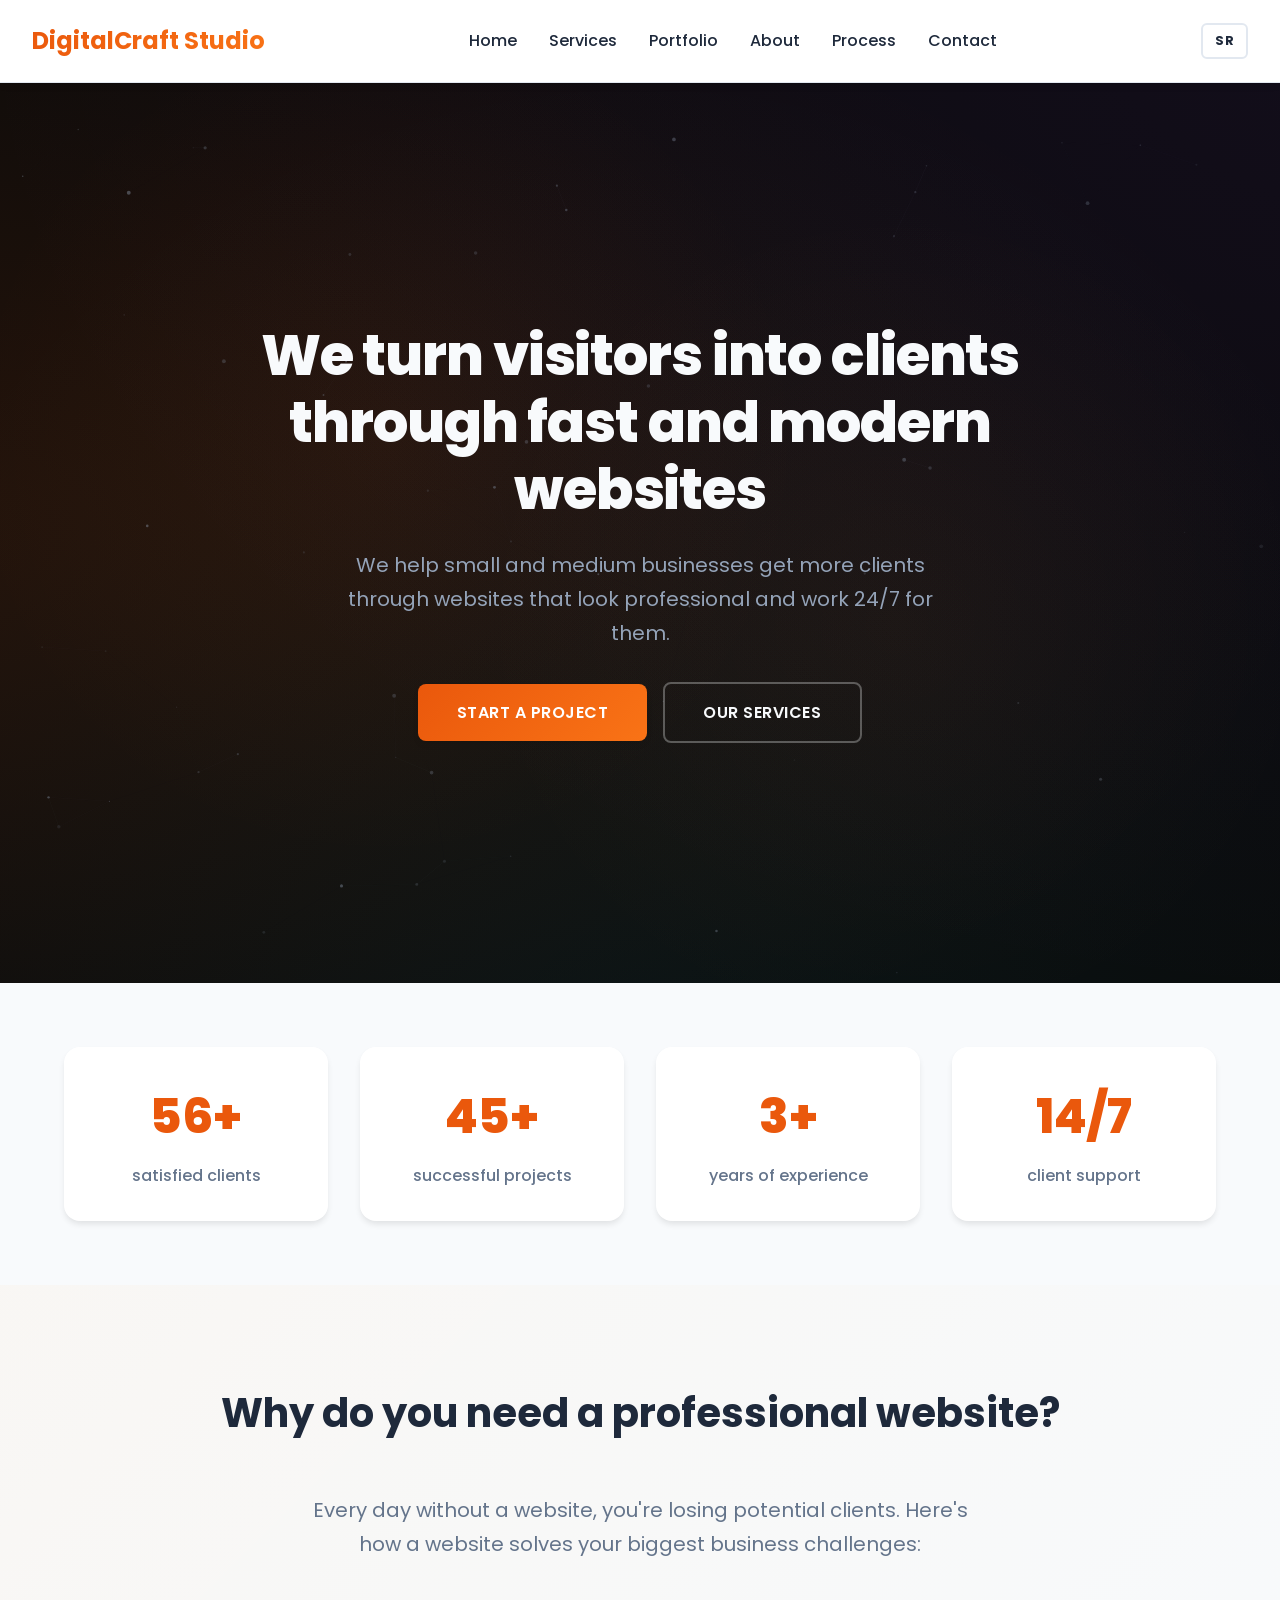
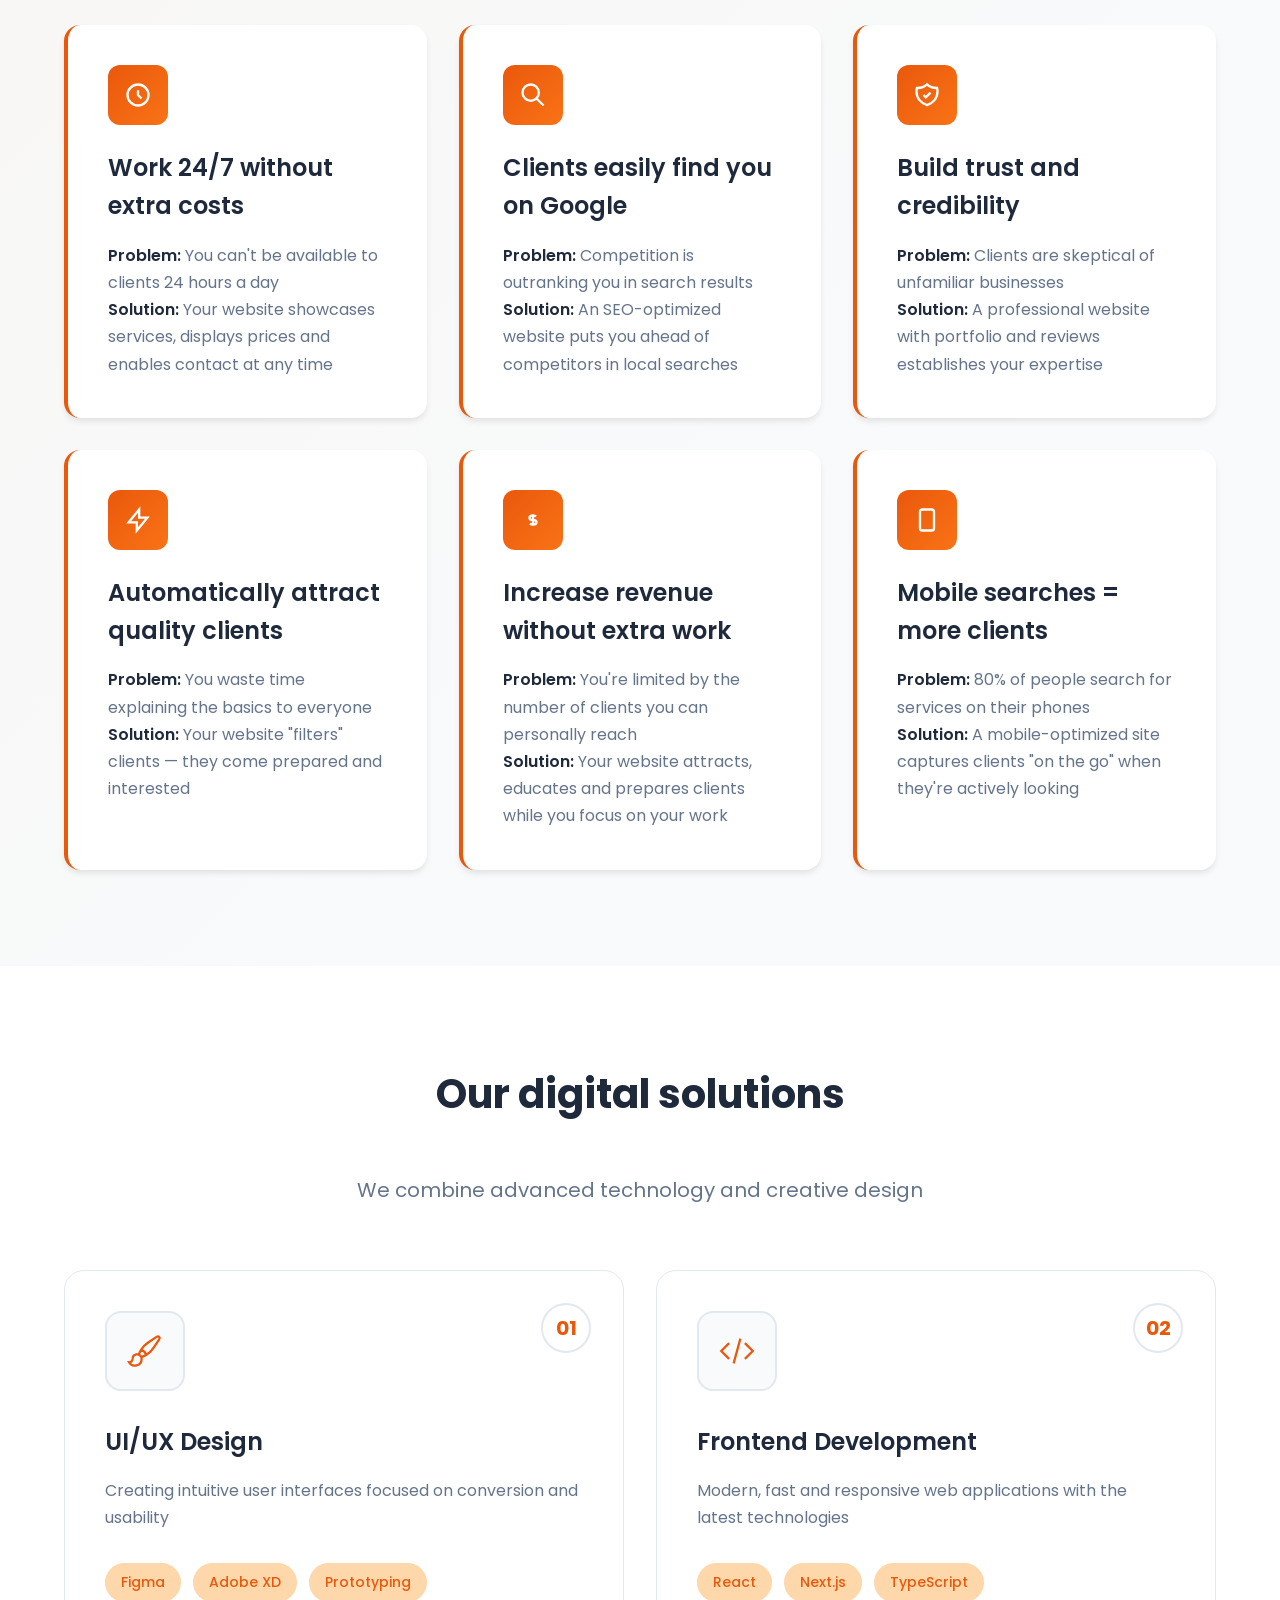
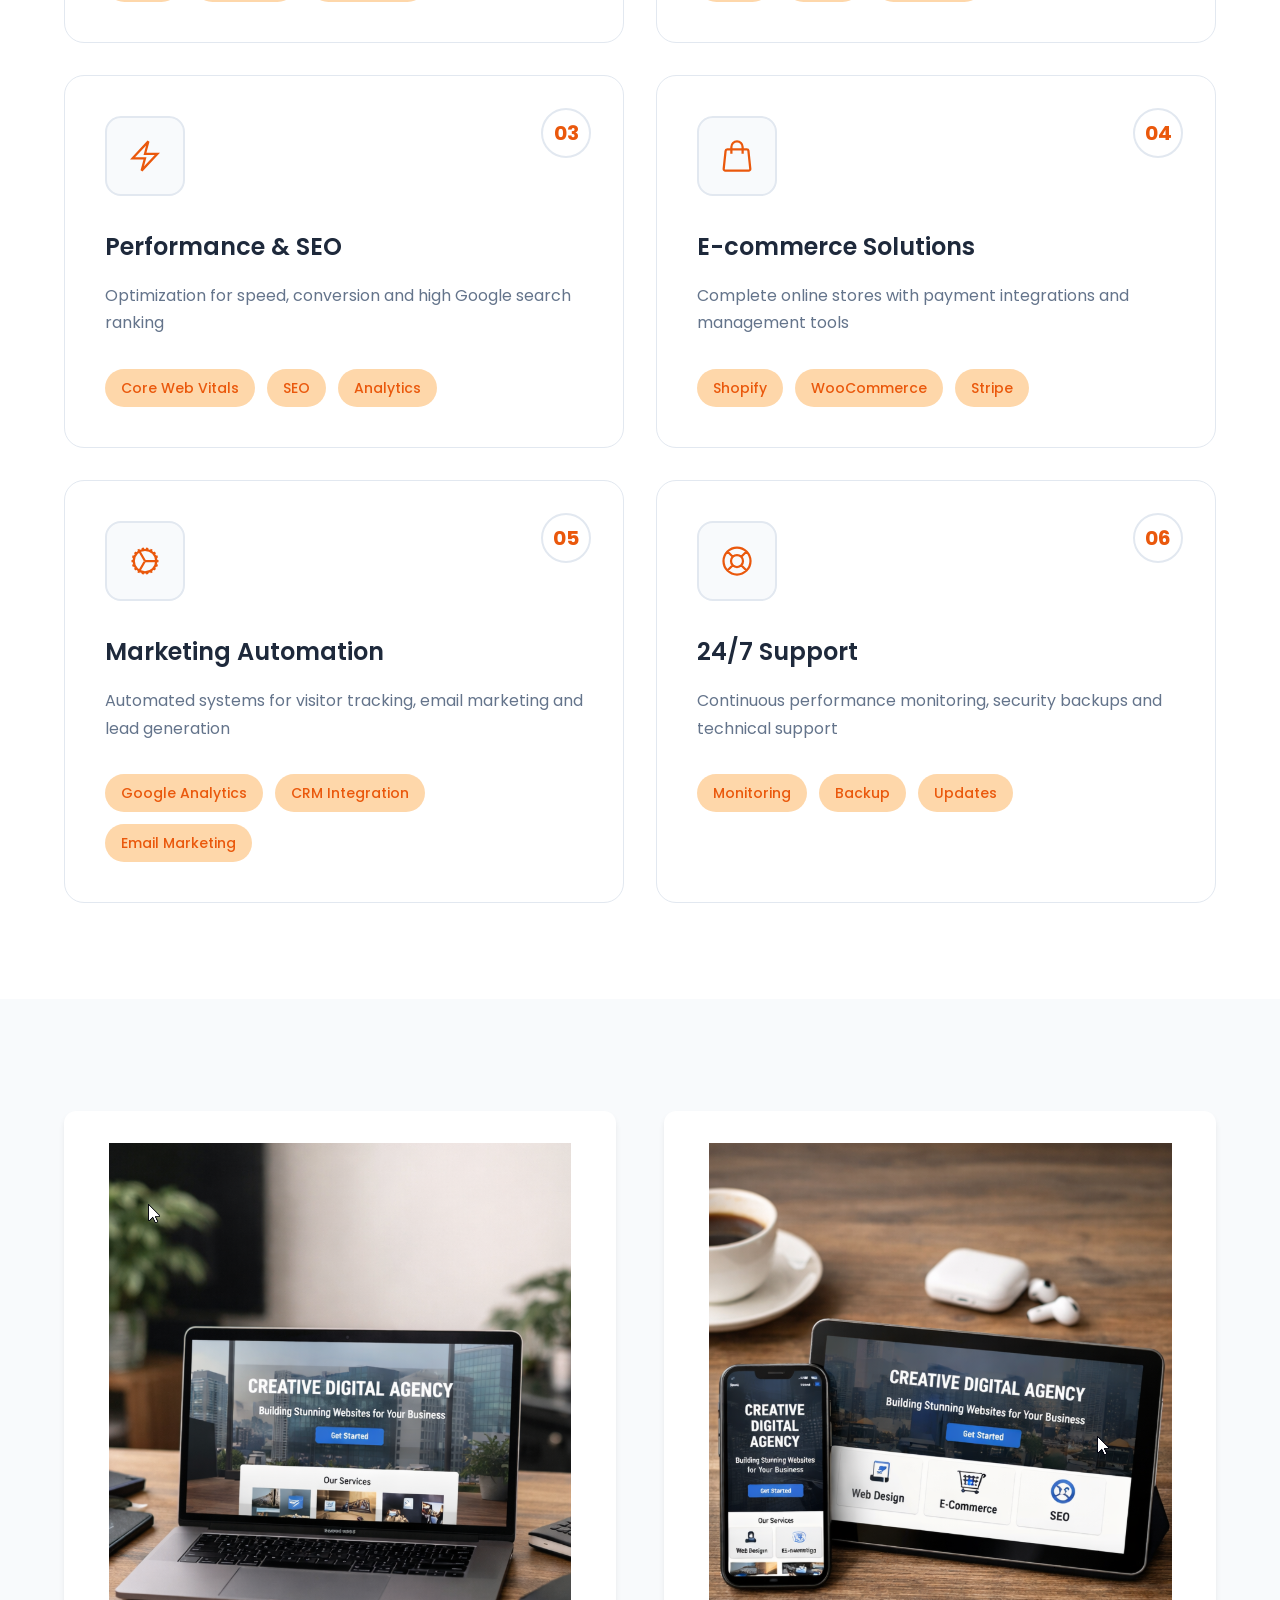
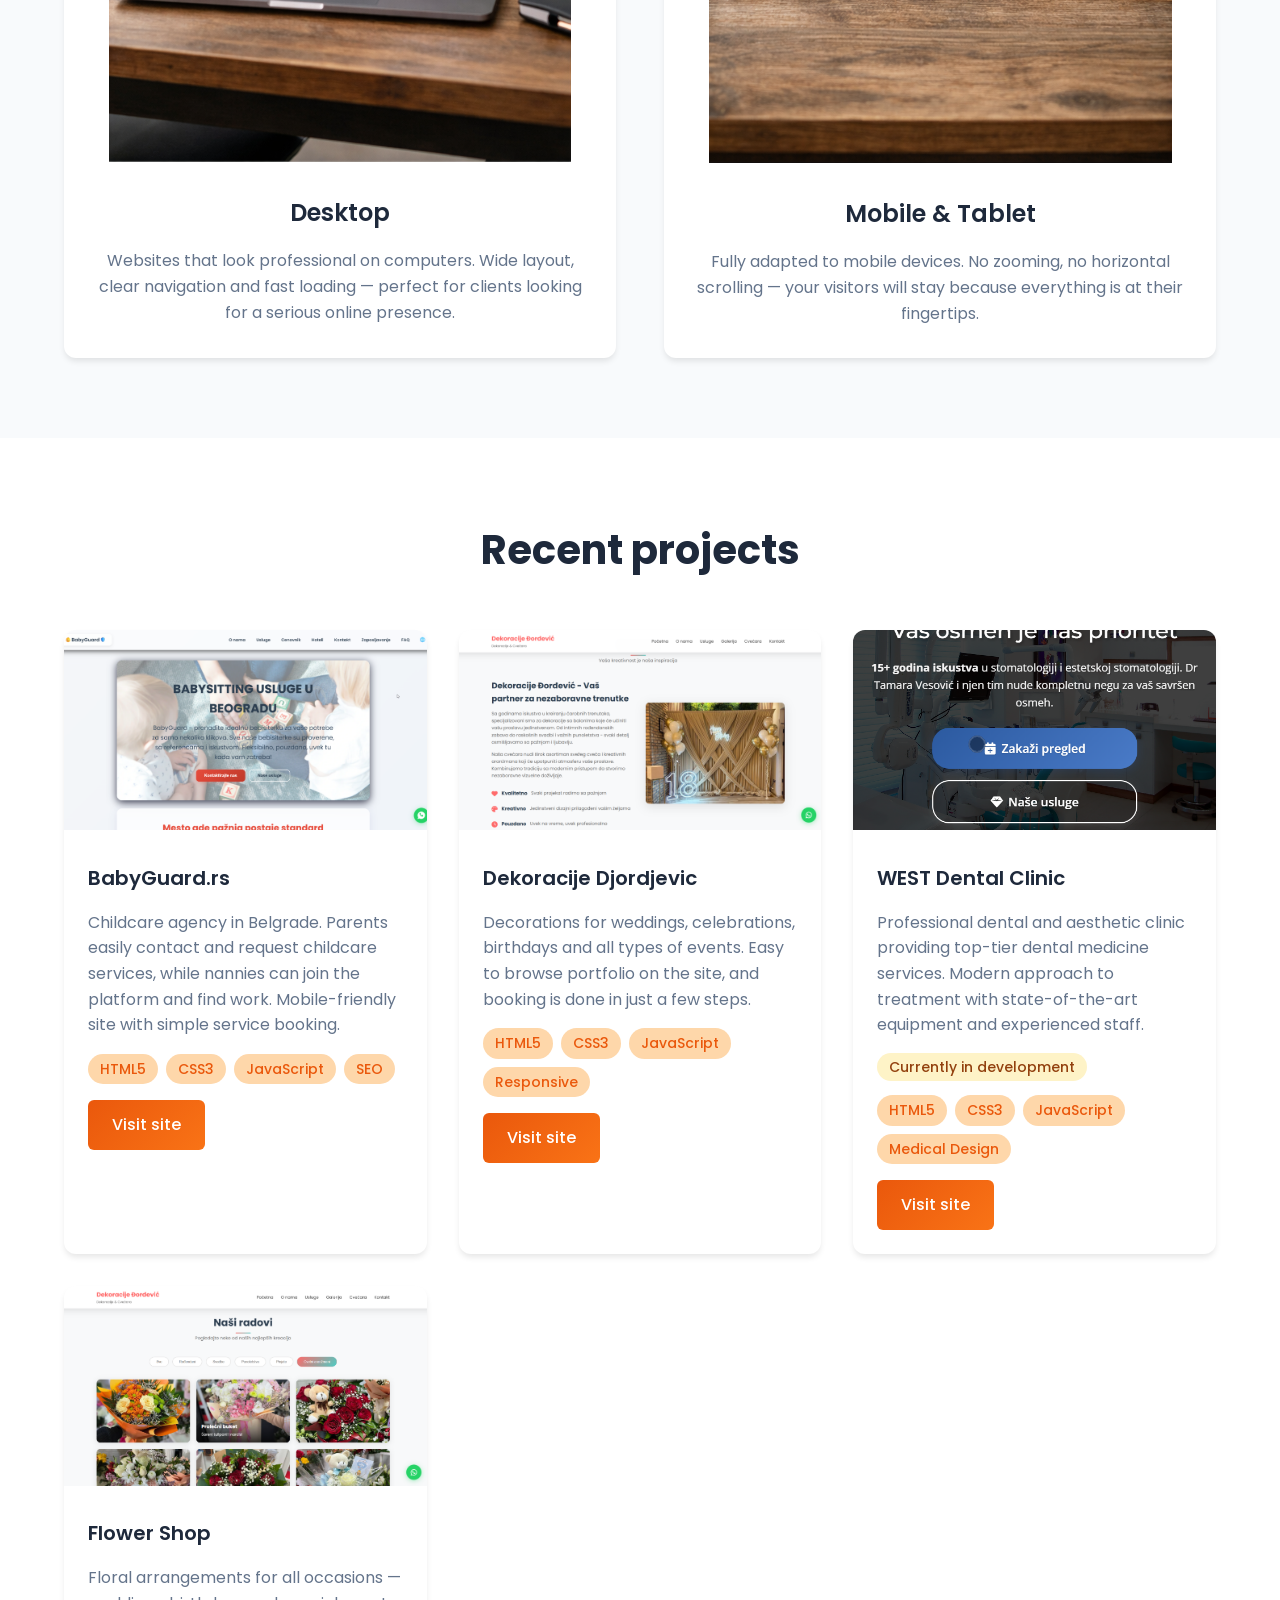
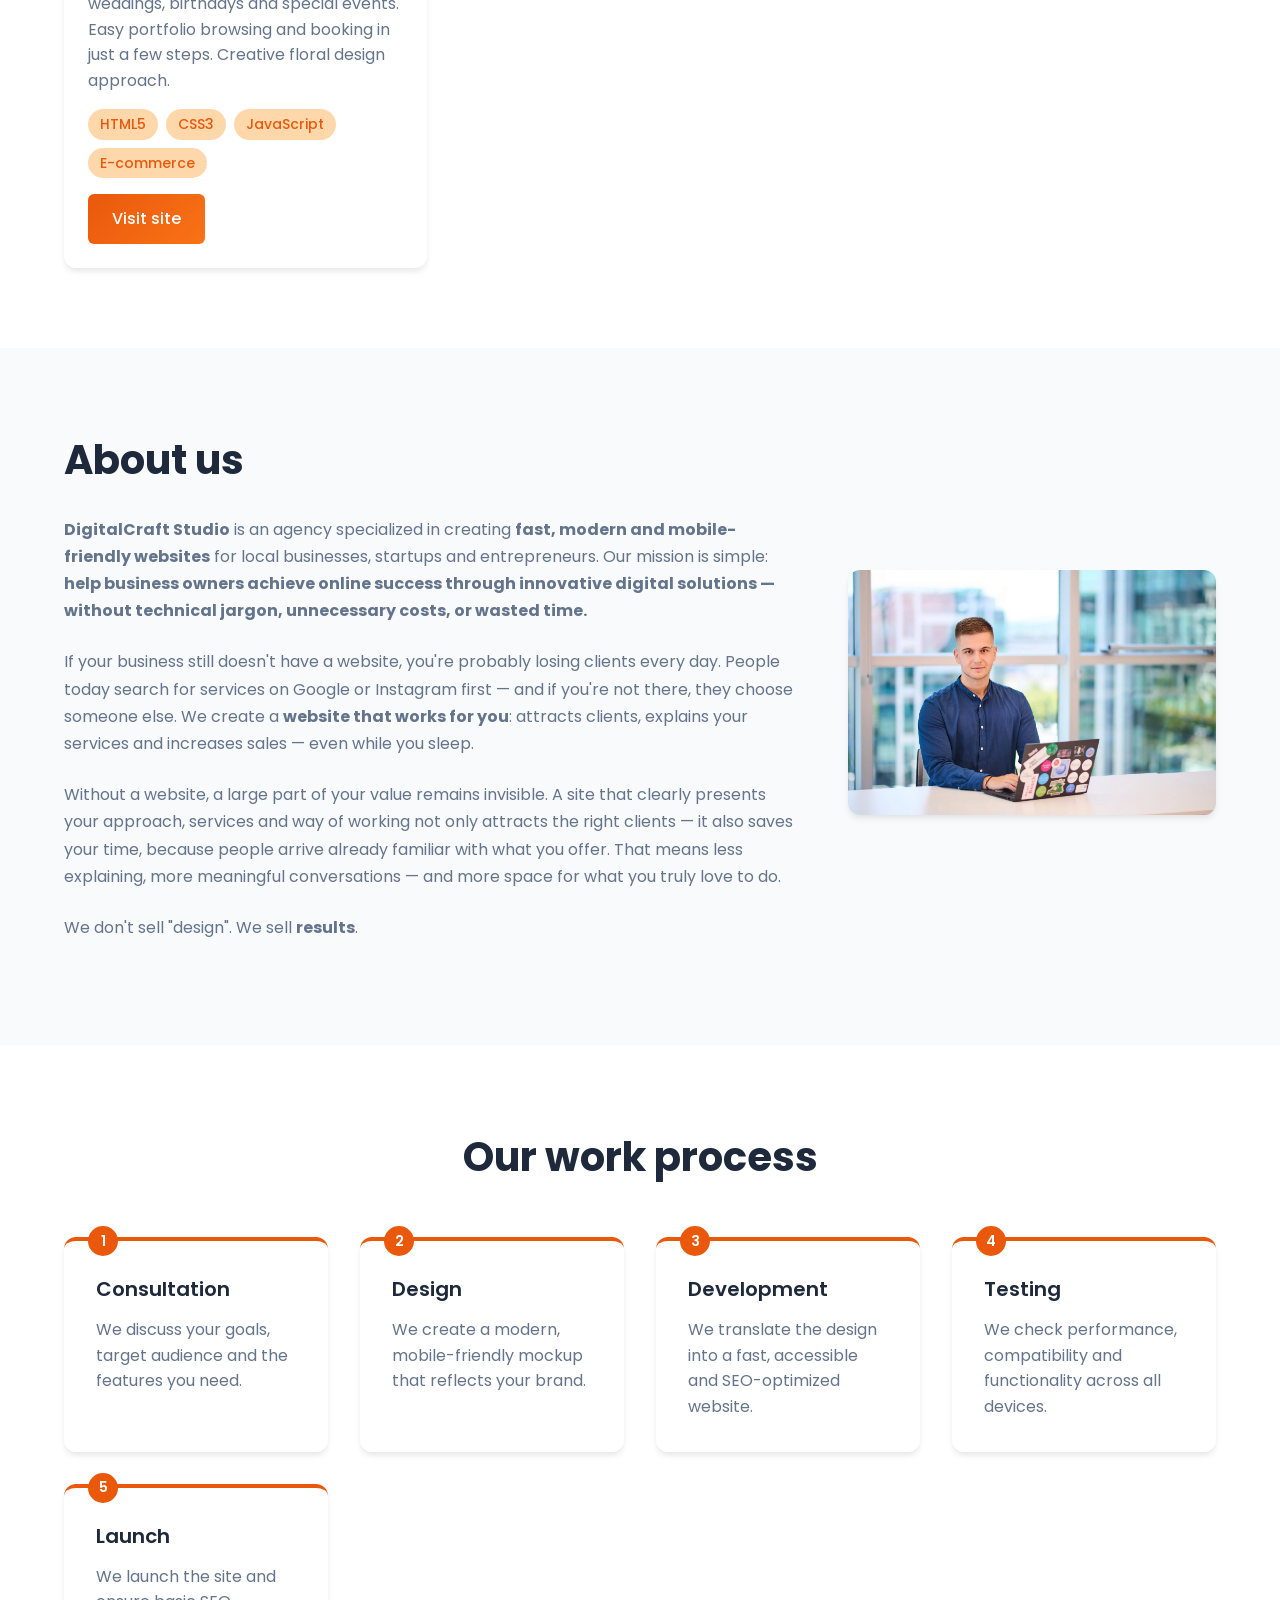
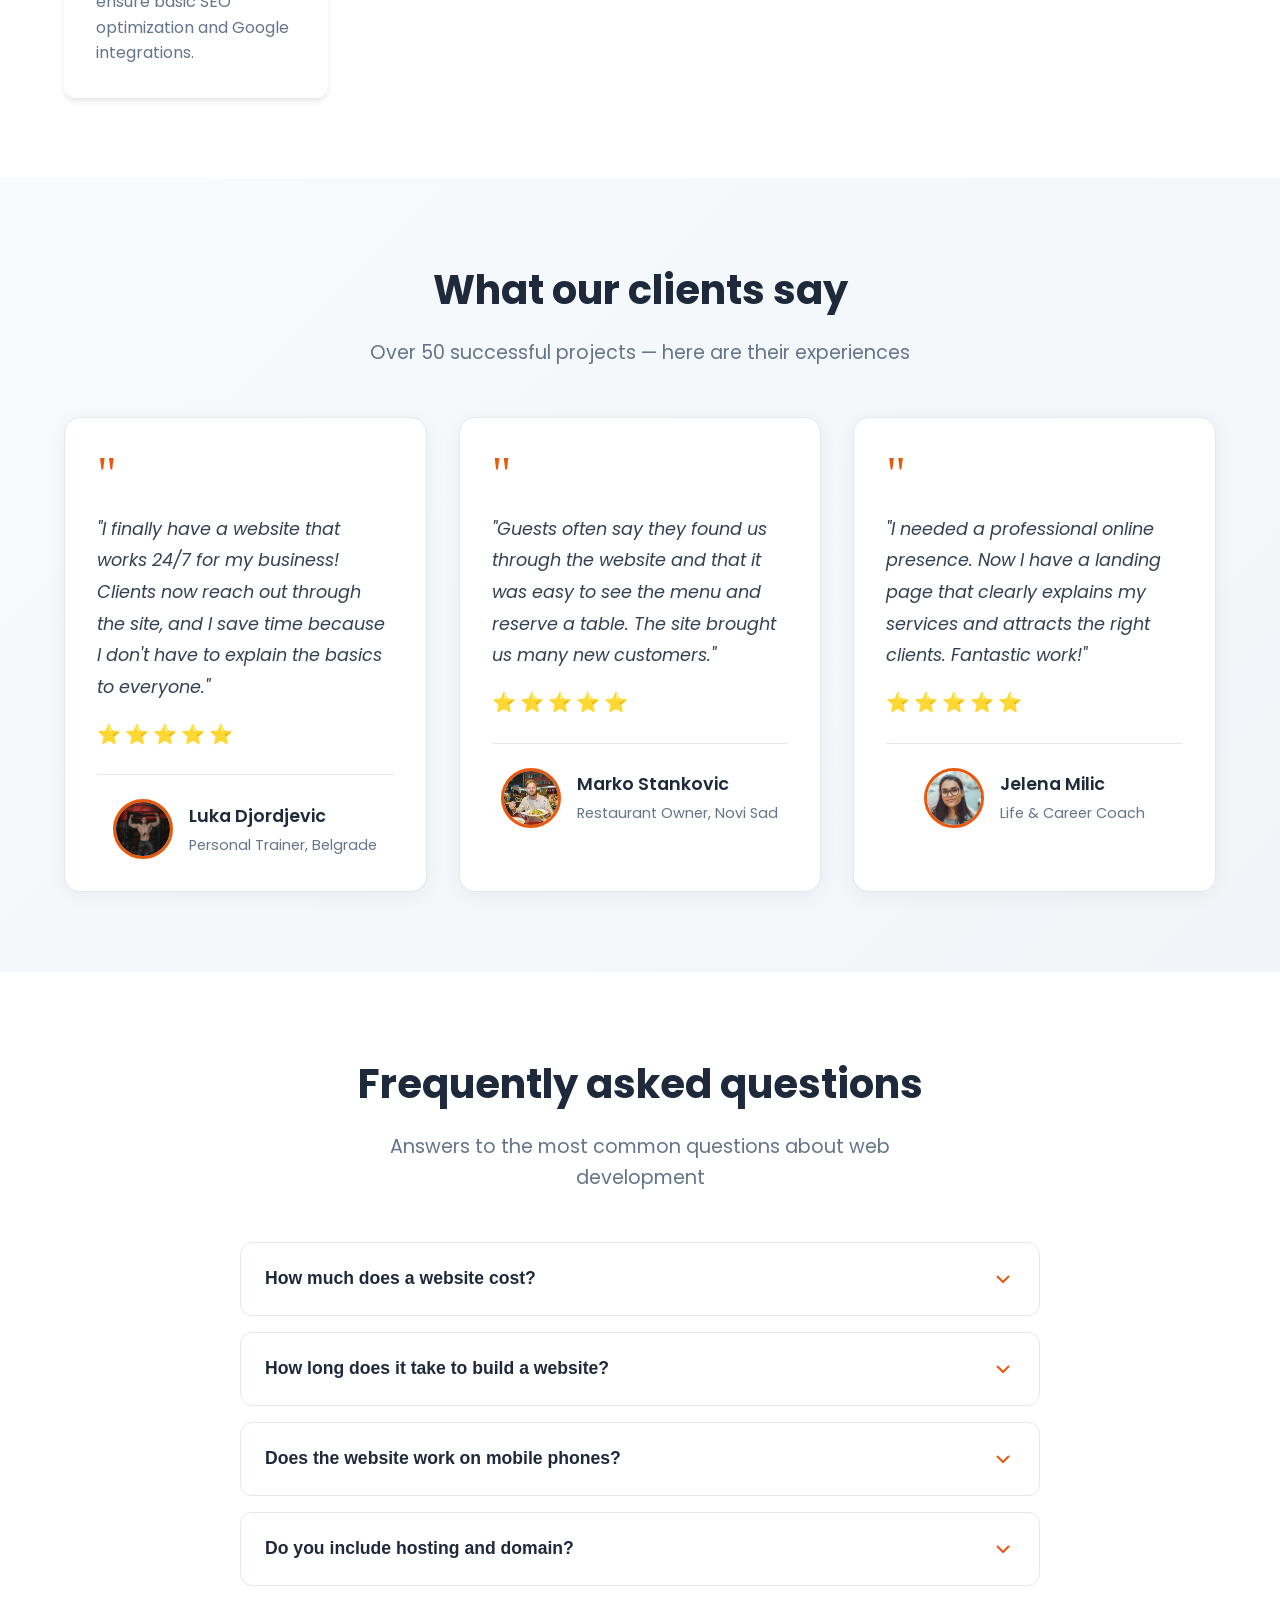
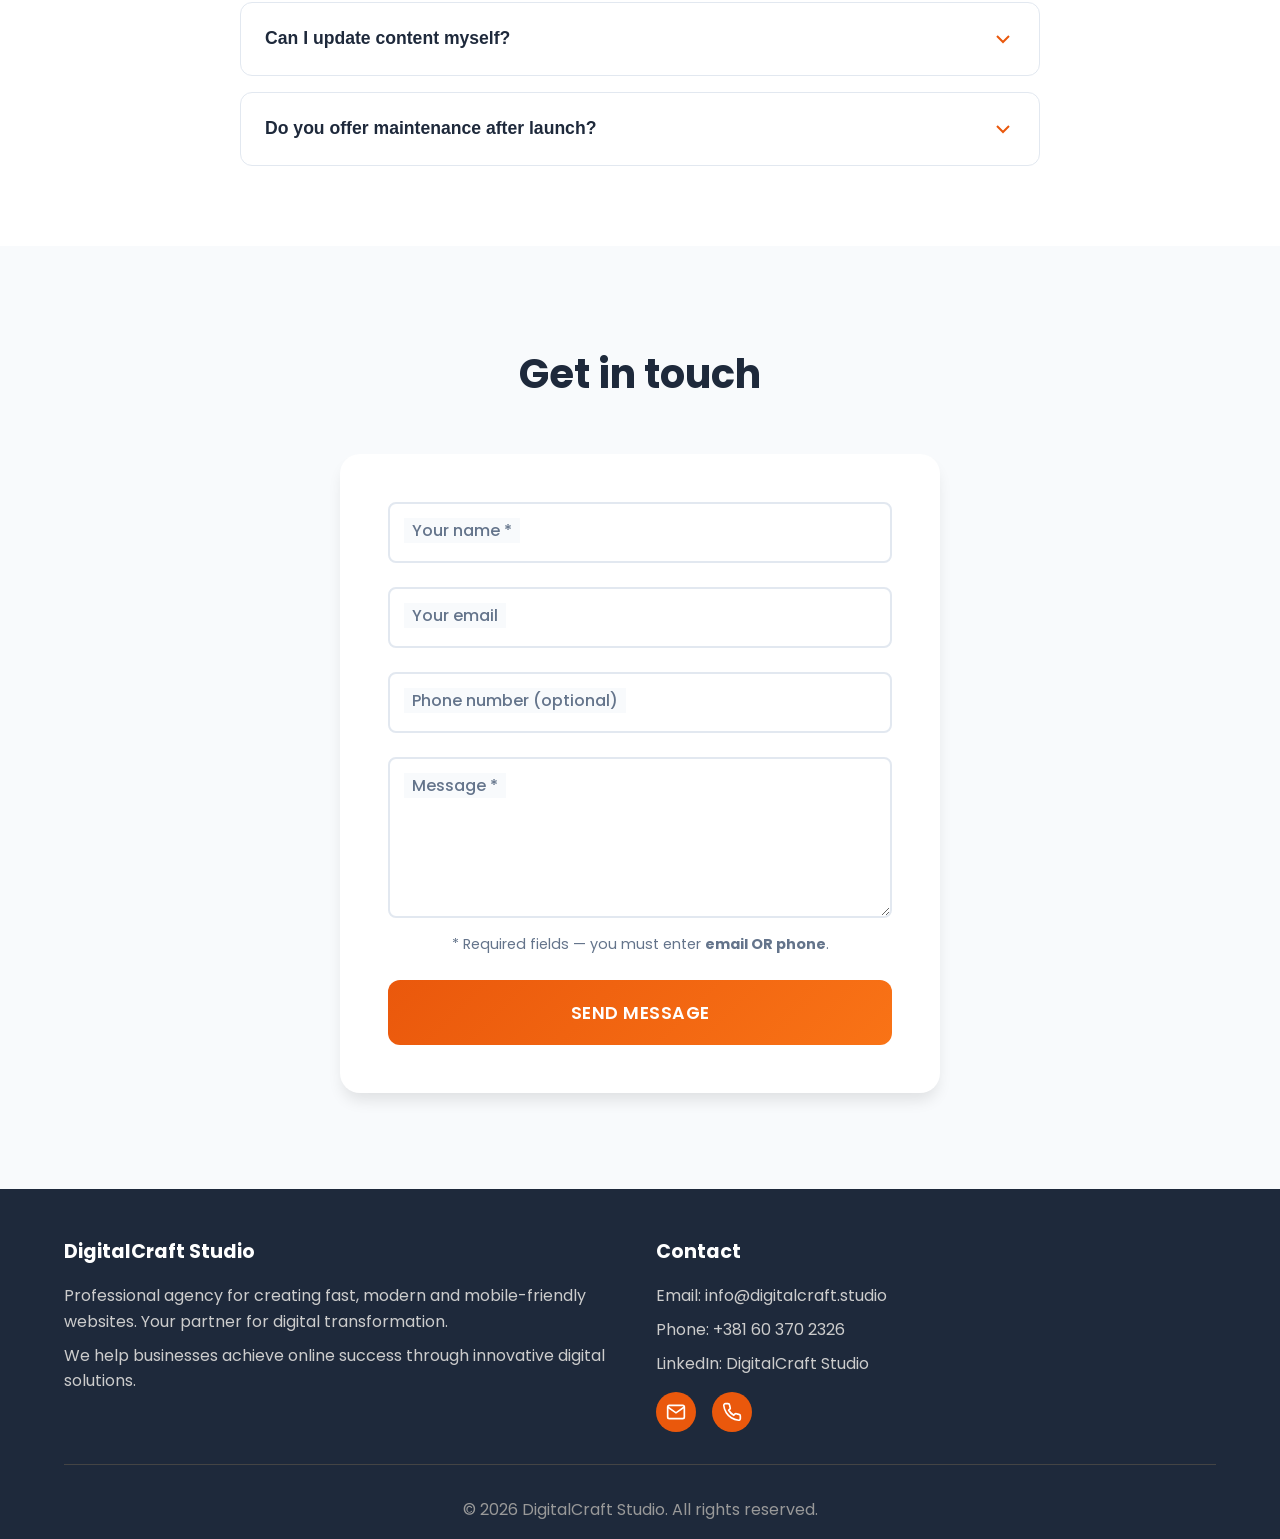
<file: en/index.html>
<!DOCTYPE html>
<html lang="en">

<head>
  <meta charset="UTF-8" />
  <meta name="viewport" content="width=device-width, initial-scale=1.0" />
  <meta name="description"
    content="DigitalCraft Studio - Professional web development agency creating fast, modern and mobile-friendly websites. Your partner for digital transformation." />
  <title>DigitalCraft Studio | Professional Web Development Agency</title>
  <link rel="preconnect" href="https://fonts.googleapis.com" />
  <link rel="preconnect" href="https://fonts.gstatic.com" crossorigin />
  <link href="https://fonts.googleapis.com/css2?family=Poppins:wght@300;400;500;600;700;800&display=swap" rel="stylesheet" />
  <link rel="alternate" hreflang="en" href="en/index.html" />
  <link rel="alternate" hreflang="sr" href="../index.html" />
  <link rel="stylesheet" href="../style.css" />
</head>

<body>
  <!-- Header -->
  <header class="header">
    <a href="#hero" class="logo">DigitalCraft Studio</a>

    <nav class="nav-menu" id="navMenu" aria-label="Main navigation">
      <a href="#hero">Home</a>
      <a href="#services">Services</a>
      <a href="#projects">Portfolio</a>
      <a href="#about">About</a>
      <a href="#process">Process</a>
      <a href="#contact">Contact</a>
    </nav>

    <div class="header-actions">
      <a href="../index.html" class="lang-switch" aria-label="Prebaci na srpski">
        <span class="lang-flag">SR</span>
      </a>
      <button id="hamburger" class="hamburger" aria-label="Toggle navigation" aria-expanded="false">
        <span class="hamburger-icon"></span>
      </button>
    </div>
  </header>

  <section class="hero" id="hero">
    <canvas id="heroCanvas"></canvas>
    <div class="hero-glow" id="heroGlow"></div>
    <div class="hero-content">
      <h1>We turn visitors into clients through fast and modern websites</h1>
      <p class="hero-p">We help small and medium businesses get more clients through websites that look professional and work 24/7 for them.</p>
      <div class="hero-buttons">
        <a href="#contact" class="btn-hero">Start a Project</a>
        <a href="#services" class="btn-hero-secondary">Our Services</a>
      </div>
    </div>
  </section>

  <section class="stats-section">
    <div class="container">
      <div class="stats-grid">
        <div class="stat-item">
          <div class="stat-number">100+</div>
          <div class="stat-label">satisfied clients</div>
        </div>
        <div class="stat-item">
          <div class="stat-number">80+</div>
          <div class="stat-label">successful projects</div>
        </div>
        <div class="stat-item">
          <div class="stat-number">5+</div>
          <div class="stat-label">years of experience</div>
        </div>
        <div class="stat-item">
          <div class="stat-number">24/7</div>
          <div class="stat-label">client support</div>
        </div>
      </div>
    </div>
  </section>

  <!-- Benefits Section -->
  <section class="benefits-section">
    <div class="container">
      <div class="benefits-header">
        <h2>Why do you need a professional website?</h2>
        <p class="benefits-subtitle">Every day without a website, you're losing potential clients. Here's how a website solves your biggest business challenges:</p>
      </div>

      <div class="benefits-grid">
        <div class="benefit-card">
          <div class="benefit-icon">
            <svg fill="none" stroke="currentColor" stroke-width="2" viewBox="0 0 24 24">
              <path d="M12 8v4l3 3m6-3a9 9 0 11-18 0 9 9 0 0118 0z"></path>
            </svg>
          </div>
          <h3>Work 24/7 without extra costs</h3>
          <p><strong>Problem:</strong> You can't be available to clients 24 hours a day<br>
          <strong>Solution:</strong> Your website showcases services, displays prices and enables contact at any time</p>
        </div>

        <div class="benefit-card">
          <div class="benefit-icon">
            <svg fill="none" stroke="currentColor" stroke-width="2" viewBox="0 0 24 24">
              <path d="M21 21l-6-6m2-5a7 7 0 11-14 0 7 7 0 0114 0z"></path>
            </svg>
          </div>
          <h3>Clients easily find you on Google</h3>
          <p><strong>Problem:</strong> Competition is outranking you in search results<br>
          <strong>Solution:</strong> An SEO-optimized website puts you ahead of competitors in local searches</p>
        </div>

        <div class="benefit-card">
          <div class="benefit-icon">
            <svg fill="none" stroke="currentColor" stroke-width="2" viewBox="0 0 24 24">
              <path d="M9 12l2 2 4-4m5.618-4.016A11.955 11.955 0 0112 2.944a11.955 11.955 0 01-8.618 3.04A12.02 12.02 0 003 9c0 5.591 3.824 10.29 9 11.622 5.176-1.332 9-6.03 9-11.622 0-1.042-.133-2.052-.382-3.016z"></path>
            </svg>
          </div>
          <h3>Build trust and credibility</h3>
          <p><strong>Problem:</strong> Clients are skeptical of unfamiliar businesses<br>
          <strong>Solution:</strong> A professional website with portfolio and reviews establishes your expertise</p>
        </div>

        <div class="benefit-card">
          <div class="benefit-icon">
            <svg fill="none" stroke="currentColor" stroke-width="2" viewBox="0 0 24 24">
              <path d="M13 10V3L4 14h7v7l9-11h-7z"></path>
            </svg>
          </div>
          <h3>Automatically attract quality clients</h3>
          <p><strong>Problem:</strong> You waste time explaining the basics to everyone<br>
          <strong>Solution:</strong> Your website "filters" clients — they come prepared and interested</p>
        </div>

        <div class="benefit-card">
          <div class="benefit-icon">
            <svg fill="none" stroke="currentColor" stroke-width="2" viewBox="0 0 24 24">
              <path d="M12 8c-1.657 0-3 .895-3 2s1.343 2 3 2 3 .895 3 2-1.343 2-3 2m0-8c1.11 0 2.08.402 2.599 1M12 8V7m0 1v8m0 0v1m0-1c-1.11 0-2.08-.402-2.599-1"></path>
            </svg>
          </div>
          <h3>Increase revenue without extra work</h3>
          <p><strong>Problem:</strong> You're limited by the number of clients you can personally reach<br>
          <strong>Solution:</strong> Your website attracts, educates and prepares clients while you focus on your work</p>
        </div>

        <div class="benefit-card">
          <div class="benefit-icon">
            <svg fill="none" stroke="currentColor" stroke-width="2" viewBox="0 0 24 24">
              <path d="M12 18h.01M8 21h8a2 2 0 002-2V5a2 2 0 00-2-2H8a2 2 0 00-2 2v14a2 2 0 002 2z"></path>
            </svg>
          </div>
          <h3>Mobile searches = more clients</h3>
          <p><strong>Problem:</strong> 80% of people search for services on their phones<br>
          <strong>Solution:</strong> A mobile-optimized site captures clients "on the go" when they're actively looking</p>
        </div>
      </div>
    </div>
  </section>

  <!-- Services -->
  <section id="services" class="services-modern">
    <div class="container">
      <div class="services-header">
        <h2>Our digital solutions</h2>
        <p class="services-subtitle">We combine advanced technology and creative design</p>
      </div>

      <div class="services-grid-modern">
        <div class="service-item" data-service="design">
          <div class="service-number">01</div>
          <div class="service-content">
            <div class="service-icon">
              <svg fill="none" stroke="currentColor" stroke-width="1.5" viewBox="0 0 24 24">
                <path d="M9.53 16.122a3 3 0 00-5.78 1.128 2.25 2.25 0 01-2.4 2.245 4.5 4.5 0 008.4-2.245c0-.399-.078-.78-.22-1.128zm0 0a15.998 15.998 0 003.388-1.62m-5.043-.025a15.994 15.994 0 011.622-3.395m3.42 3.42a15.995 15.995 0 004.764-4.648l3.876-5.814a1.151 1.151 0 00-1.597-1.597L14.146 6.32a15.996 15.996 0 00-4.649 4.763m3.42 3.42a6.776 6.776 0 00-3.42-3.42"></path>
              </svg>
            </div>
            <h3>UI/UX Design</h3>
            <p>Creating intuitive user interfaces focused on conversion and usability</p>
            <div class="service-tech">
              <span>Figma</span>
              <span>Adobe XD</span>
              <span>Prototyping</span>
            </div>
          </div>
        </div>

        <div class="service-item" data-service="development">
          <div class="service-number">02</div>
          <div class="service-content">
            <div class="service-icon">
              <svg fill="none" stroke="currentColor" stroke-width="1.5" viewBox="0 0 24 24">
                <path d="M17.25 6.75L22.5 12l-5.25 5.25m-10.5 0L1.5 12l5.25-5.25m7.5-3l-4.5 16.5"></path>
              </svg>
            </div>
            <h3>Frontend Development</h3>
            <p>Modern, fast and responsive web applications with the latest technologies</p>
            <div class="service-tech">
              <span>React</span>
              <span>Next.js</span>
              <span>TypeScript</span>
            </div>
          </div>
        </div>

        <div class="service-item" data-service="optimization">
          <div class="service-number">03</div>
          <div class="service-content">
            <div class="service-icon">
              <svg fill="none" stroke="currentColor" stroke-width="1.5" viewBox="0 0 24 24">
                <path d="M3.75 13.5l10.5-11.25L12 10.5h8.25L9.75 21.75 12 13.5H3.75z"></path>
              </svg>
            </div>
            <h3>Performance & SEO</h3>
            <p>Optimization for speed, conversion and high Google search ranking</p>
            <div class="service-tech">
              <span>Core Web Vitals</span>
              <span>SEO</span>
              <span>Analytics</span>
            </div>
          </div>
        </div>

        <div class="service-item" data-service="ecommerce">
          <div class="service-number">04</div>
          <div class="service-content">
            <div class="service-icon">
              <svg fill="none" stroke="currentColor" stroke-width="1.5" viewBox="0 0 24 24">
                <path d="M15.75 10.5V6a3.75 3.75 0 10-7.5 0v4.5m11.356-1.993l1.263 12c.07.665-.45 1.243-1.119 1.243H4.25a1.125 1.125 0 01-1.12-1.243l1.264-12A1.125 1.125 0 015.513 7.5h12.974c.576 0 1.059.435 1.119.993z"></path>
              </svg>
            </div>
            <h3>E-commerce Solutions</h3>
            <p>Complete online stores with payment integrations and management tools</p>
            <div class="service-tech">
              <span>Shopify</span>
              <span>WooCommerce</span>
              <span>Stripe</span>
            </div>
          </div>
        </div>

        <div class="service-item" data-service="automation">
          <div class="service-number">05</div>
          <div class="service-content">
            <div class="service-icon">
              <svg fill="none" stroke="currentColor" stroke-width="1.5" viewBox="0 0 24 24">
                <path d="M4.5 12a7.5 7.5 0 0015 0m-15 0a7.5 7.5 0 1115 0m-15 0H3m16.5 0H21m-1.5 0H12m-8.457 3.077l1.41-.513m14.095-5.13l1.41-.513M5.106 17.785l1.15-.964m11.49-9.642l1.149-.964M7.501 19.795l.75-1.3m7.5-12.99l.75-1.3m-6.063 16.658l.26-1.477m2.605-14.772l.26-1.477m0 17.726l-.26-1.477M10.698 4.614l-.26-1.477M16.5 19.794l-.75-1.299M7.5 4.205L12 12m6.894 5.785l-1.149-.964M6.256 7.178l-1.15-.964m15.352 8.864l-1.41-.513M4.954 9.435l-1.41-.514M12.002 12l-3.75 6.495"></path>
              </svg>
            </div>
            <h3>Marketing Automation</h3>
            <p>Automated systems for visitor tracking, email marketing and lead generation</p>
            <div class="service-tech">
              <span>Google Analytics</span>
              <span>CRM Integration</span>
              <span>Email Marketing</span>
            </div>
          </div>
        </div>

        <div class="service-item" data-service="support">
          <div class="service-number">06</div>
          <div class="service-content">
            <div class="service-icon">
              <svg fill="none" stroke="currentColor" stroke-width="1.5" viewBox="0 0 24 24">
                <path d="M18.364 5.636l-3.536 3.536m0 5.656l3.536 3.536M9.172 9.172L5.636 5.636m3.536 9.192L5.636 18.364M21 12a9 9 0 11-18 0 9 9 0 0118 0zm-5 0a4 4 0 11-8 0 4 4 0 018 0z"></path>
              </svg>
            </div>
            <h3>24/7 Support</h3>
            <p>Continuous performance monitoring, security backups and technical support</p>
            <div class="service-tech">
              <span>Monitoring</span>
              <span>Backup</span>
              <span>Updates</span>
            </div>
          </div>
        </div>
      </div>
    </div>
  </section>

  <section class="devices-section">
    <div class="container">
      <div class="devices-grid">
        <div class="device-column">
          <div class="device-image">
            <img src="../images/laptop.png" alt="Website on desktop" loading="lazy">
          </div>
          <h3>Desktop</h3>
          <p>Websites that look professional on computers. Wide layout, clear navigation and fast loading — perfect for clients looking for a serious online presence.</p>
        </div>
        <div class="device-column">
          <div class="device-image">
            <img src="../images/mobile.png" alt="Website on mobile phone and tablet" loading="lazy">
          </div>
          <h3>Mobile & Tablet</h3>
          <p>Fully adapted to mobile devices. No zooming, no horizontal scrolling — your visitors will stay because everything is at their fingertips.</p>
        </div>
      </div>
    </div>
  </section>

  <!-- Projects -->
  <section id="projects" class="projects">
    <div class="container">
      <h2>Recent projects</h2>
      <div class="projects-grid">
        <div class="project-card">
          <div class="project-image">
            <img src="../images/babyguard sajt slika.png" alt="BabyGuard website preview" loading="lazy">
          </div>
          <div class="project-content">
            <h3>BabyGuard.rs</h3>
            <p>Childcare agency in Belgrade. Parents easily contact and request childcare services, while nannies can join the platform and find work. Mobile-friendly site with simple service booking.</p>
            <div class="project-tech">
              <span>HTML5</span>
              <span>CSS3</span>
              <span>JavaScript</span>
              <span>SEO</span>
            </div>
            <div class="project-links">
              <a href="https://babyguard.rs" target="_blank" rel="noopener" class="btn-project">Visit site</a>
            </div>
          </div>
        </div>

        <div class="project-card">
          <div class="project-image">
            <img src="../images/dekoracije slika.png" alt="Dekoracije Djordjevic website preview" loading="lazy">
          </div>
          <div class="project-content">
            <h3>Dekoracije Djordjevic</h3>
            <p>Decorations for weddings, celebrations, birthdays and all types of events. Easy to browse portfolio on the site, and booking is done in just a few steps.</p>
            <div class="project-tech">
              <span>HTML5</span>
              <span>CSS3</span>
              <span>JavaScript</span>
              <span>Responsive</span>
            </div>
            <div class="project-links">
              <a href="https://dekoracije-djordjevic.rs" target="_blank" rel="noopener" class="btn-project">Visit site</a>
            </div>
          </div>
        </div>

        <div class="project-card">
          <div class="project-image">
            <img src="../images/west ordinacija.png" alt="WEST Dental Clinic website preview" loading="lazy">
          </div>
          <div class="project-content">
            <h3>WEST Dental Clinic</h3>
            <p>Professional dental and aesthetic clinic providing top-tier dental medicine services. Modern approach to treatment with state-of-the-art equipment and experienced staff.</p>
            <div class="project-status">
              <span class="status-badge">Currently in development</span>
            </div>
            <div class="project-tech">
              <span>HTML5</span>
              <span>CSS3</span>
              <span>JavaScript</span>
              <span>Medical Design</span>
            </div>
            <div class="project-links">
              <a href="https://remastiii.github.io/ordinacija-west/" target="_blank" rel="noopener" class="btn-project">Visit site</a>
            </div>
          </div>
        </div>

        <div class="project-card">
          <div class="project-image">
            <img src="../images/cvecara slika.png" alt="Flower shop website preview" loading="lazy">
          </div>
          <div class="project-content">
            <h3>Flower Shop</h3>
            <p>Floral arrangements for all occasions — weddings, birthdays and special events. Easy portfolio browsing and booking in just a few steps. Creative floral design approach.</p>
            <div class="project-tech">
              <span>HTML5</span>
              <span>CSS3</span>
              <span>JavaScript</span>
              <span>E-commerce</span>
            </div>
            <div class="project-links">
              <a href="https://remastiii.github.io/ordinacija-west/" target="_blank" rel="noopener" class="btn-project">Visit site</a>
            </div>
          </div>
        </div>
      </div>
    </div>
  </section>

  <!-- About -->
  <section id="about" class="about">
    <div class="container">
      <div class="about-content">
        <div class="about-text">
          <h2>About us</h2>
          <p>
            <strong>DigitalCraft Studio</strong> is an agency specialized in creating <strong>fast, modern and mobile-friendly websites</strong> for local businesses,
            startups and entrepreneurs. Our mission is simple: <strong>help business owners achieve online success through innovative digital solutions — without technical jargon, unnecessary costs, or wasted time.</strong>
          </p>
          <p>
            If your business still doesn't have a website, you're probably losing clients every day. People today search for services on Google or
            Instagram first —
            and if you're not there, they choose someone else. We create a <strong>website that works for you</strong>: attracts clients,
            explains your services and increases sales —
            even while you sleep.
          </p>
          <p>
            Without a website, a large part of your value remains invisible.
            A site that clearly presents your approach, services and way of working not only attracts the right clients — it also saves
            your time,
            because people arrive already familiar with what you offer.
            That means less explaining, more meaningful conversations — and more space for what you truly love to do.
          </p>
          <p>
            We don't sell "design". We sell <strong>results</strong>.
          </p>
        </div>
        <div class="about-image">
          <img src="../images/CV.jpg" alt="DigitalCraft Studio Team" />
        </div>
      </div>
    </div>
  </section>

  <!-- Work Process -->
  <section class="workflow" id="process">
    <div class="container">
      <h2>Our work process</h2>
      <ol class="steps">
        <li>
          <h3>Consultation</h3>
          <p>We discuss your goals, target audience and the features you need.</p>
        </li>
        <li>
          <h3>Design</h3>
          <p>We create a modern, mobile-friendly mockup that reflects your brand.</p>
        </li>
        <li>
          <h3>Development</h3>
          <p>We translate the design into a fast, accessible and SEO-optimized website.</p>
        </li>
        <li>
          <h3>Testing</h3>
          <p>We check performance, compatibility and functionality across all devices.</p>
        </li>
        <li>
          <h3>Launch</h3>
          <p>We launch the site and ensure basic SEO optimization and Google integrations.</p>
        </li>
      </ol>
    </div>
  </section>

  <!-- Client Testimonials -->
  <section class="testimonials-new" id="testimonials">
    <div class="container">
      <div class="section-header">
        <h2>What our clients say</h2>
        <p class="section-subtitle">Over 50 successful projects — here are their experiences</p>
      </div>

      <div class="testimonials-grid">
        <div class="testimonial-item">
          <div class="testimonial-content">
            <div class="quote-icon">"</div>
            <p>"I finally have a website that works 24/7 for my business! Clients now reach out through the site, and I save time because I don't have to explain the basics to everyone."</p>
            <div class="rating">
              <span>⭐</span><span>⭐</span><span>⭐</span><span>⭐</span><span>⭐</span>
            </div>
          </div>
          <div class="client-info">
            <img src="../images/luka.png" alt="Luka Djordjevic" class="client-avatar">
            <div class="client-details">
              <h4>Luka Djordjevic</h4>
              <span>Personal Trainer, Belgrade</span>
            </div>
          </div>
        </div>

        <div class="testimonial-item">
          <div class="testimonial-content">
            <div class="quote-icon">"</div>
            <p>"Guests often say they found us through the website and that it was easy to see the menu and reserve a table. The site brought us many new customers."</p>
            <div class="rating">
              <span>⭐</span><span>⭐</span><span>⭐</span><span>⭐</span><span>⭐</span>
            </div>
          </div>
          <div class="client-info">
            <img src="../images/restoran.png" alt="Marko Stankovic" class="client-avatar">
            <div class="client-details">
              <h4>Marko Stankovic</h4>
              <span>Restaurant Owner, Novi Sad</span>
            </div>
          </div>
        </div>

        <div class="testimonial-item">
          <div class="testimonial-content">
            <div class="quote-icon">"</div>
            <p>"I needed a professional online presence. Now I have a landing page that clearly explains my services and attracts the right clients. Fantastic work!"</p>
            <div class="rating">
              <span>⭐</span><span>⭐</span><span>⭐</span><span>⭐</span><span>⭐</span>
            </div>
          </div>
          <div class="client-info">
            <img src="../images/coach.png" alt="Jelena Milic" class="client-avatar">
            <div class="client-details">
              <h4>Jelena Milic</h4>
              <span>Life & Career Coach</span>
            </div>
          </div>
        </div>
      </div>
    </div>
  </section>

  <!-- FAQ -->
  <section class="faq-new" id="faq">
    <div class="container">
      <div class="section-header">
        <h2>Frequently asked questions</h2>
        <p class="section-subtitle">Answers to the most common questions about web development</p>
      </div>

      <div class="faq-container">
        <div class="faq-item-new">
          <button class="faq-question-new">
            <span>How much does a website cost?</span>
            <svg class="faq-icon" width="24" height="24" viewBox="0 0 24 24" fill="none" stroke="currentColor" stroke-width="2">
              <path d="M6 9l6 6 6-6"/>
            </svg>
          </button>
          <div class="faq-answer-new">
            <p>The price depends on project complexity. A basic business website costs 300-600€, while more complex projects with e-commerce functionality can be 800-1500€. Before starting, we always provide a detailed cost estimate.</p>
          </div>
        </div>

        <div class="faq-item-new">
          <button class="faq-question-new">
            <span>How long does it take to build a website?</span>
            <svg class="faq-icon" width="24" height="24" viewBox="0 0 24 24" fill="none" stroke="currentColor" stroke-width="2">
              <path d="M6 9l6 6 6-6"/>
            </svg>
          </button>
          <div class="faq-answer-new">
            <p>A standard business website is ready in 5-10 business days from design and content approval. More complex projects may take 2-4 weeks. We'll keep you informed about progress throughout the entire process.</p>
          </div>
        </div>

        <div class="faq-item-new">
          <button class="faq-question-new">
            <span>Does the website work on mobile phones?</span>
            <svg class="faq-icon" width="24" height="24" viewBox="0 0 24 24" fill="none" stroke="currentColor" stroke-width="2">
              <path d="M6 9l6 6 6-6"/>
            </svg>
          </button>
          <div class="faq-answer-new">
            <p>Absolutely! All our websites are fully responsive and adapted to all devices — phones, tablets, laptops and desktop computers. Over 70% of visitors use mobile devices, so it's our priority.</p>
          </div>
        </div>

        <div class="faq-item-new">
          <button class="faq-question-new">
            <span>Do you include hosting and domain?</span>
            <svg class="faq-icon" width="24" height="24" viewBox="0 0 24 24" fill="none" stroke="currentColor" stroke-width="2">
              <path d="M6 9l6 6 6-6"/>
            </svg>
          </button>
          <div class="faq-answer-new">
            <p>Hosting and domain are paid separately (about 50-100€ per year). We can help you purchase and set them up, or work with your existing provider. We'll recommend the best options for your needs.</p>
          </div>
        </div>

        <div class="faq-item-new">
          <button class="faq-question-new">
            <span>Can I update content myself?</span>
            <svg class="faq-icon" width="24" height="24" viewBox="0 0 24 24" fill="none" stroke="currentColor" stroke-width="2">
              <path d="M6 9l6 6 6-6"/>
            </svg>
          </button>
          <div class="faq-answer-new">
            <p>Yes! You can choose between static websites (where we update content as needed) or CMS systems (WordPress) where you can update text, images and prices yourself. We also provide training on how to use the system.</p>
          </div>
        </div>

        <div class="faq-item-new">
          <button class="faq-question-new">
            <span>Do you offer maintenance after launch?</span>
            <svg class="faq-icon" width="24" height="24" viewBox="0 0 24 24" fill="none" stroke="currentColor" stroke-width="2">
              <path d="M6 9l6 6 6-6"/>
            </svg>
          </button>
          <div class="faq-answer-new">
            <p>Yes, we offer various maintenance packages: basic (security backup, updates), standard (+ minor content changes) and premium (+ SEO optimization, analytics). Prices start from 30€ per month.</p>
          </div>
        </div>
      </div>
    </div>
  </section>

  <section id="contact" class="contact">
    <div class="container">
      <h2>Get in touch</h2>
      <form id="contactForm">
        <input type="text" name="_gotcha" style="display:none !important;" tabindex="-1" autocomplete="off">

        <div class="form-group">
          <input type="text" id="ime" placeholder=" " required minlength="3" />
          <label for="ime">Your name *</label>
        </div>
        <div class="form-group">
          <input type="email" id="email" placeholder=" " />
          <label for="email">Your email</label>
        </div>
        <div class="form-group">
          <input type="tel" id="telefon" placeholder=" " />
          <label for="telefon">Phone number (optional)</label>
        </div>
        <div class="form-group">
          <textarea id="poruka" placeholder=" " rows="5" required minlength="10"></textarea>
          <label for="poruka">Message *</label>
        </div>

        <p style="text-align: center; font-size: 0.9rem; color: var(--text-light); margin-top: -1rem; margin-bottom: 1.5rem;">
          * Required fields — you must enter <strong>email OR phone</strong>.
        </p>

        <button type="submit" class="btn-submit">Send message</button>
      </form>
    </div>
  </section>

  <div id="successModal"
    style="display:none; position:fixed; top:0; left:0; width:100%; height:100%; background:rgba(0,0,0,0.7); z-index:9999; justify-content:center; align-items:center;">
    <div class="modal-content"
      style="background:var(--bg); color:var(--text); padding:2rem; border-radius:12px; max-width:400px; width:90%; text-align:center; border:2px solid var(--accent);">
      <h3 style="color:var(--accent); margin:0 0 1rem;">✅ Successfully sent!</h3>
      <p>Thank you for your message! We'll get back to you shortly.</p>
      <button id="closeModal" class="btn" style="margin-top:1rem;">Close</button>
    </div>
  </div>

  <!-- Footer -->
  <footer class="footer" id="footer">
    <div class="container">
      <div class="footer-content">
        <div class="footer-info">
          <h3>DigitalCraft Studio</h3>
          <p>Professional agency for creating fast, modern and mobile-friendly websites. Your partner for digital transformation.</p>
          <p>We help businesses achieve online success through innovative digital solutions.</p>
        </div>
        <div class="footer-contact">
          <h3>Contact</h3>
          <p>Email: info@digitalcraft.studio</p>
          <p>Phone: +381 60 370 2326</p>
          <p>LinkedIn: DigitalCraft Studio</p>
          <div class="social-links">
            <a href="mailto:info@digitalcraft.studio" aria-label="Email">
              <svg xmlns="http://www.w3.org/2000/svg" width="20" height="20" viewBox="0 0 24 24" fill="none" stroke="currentColor" stroke-width="2">
                <path d="M4 4h16c1.1 0 2 .9 2 2v12c0 1.1-.9 2-2 2H4c-1.1 0-2-.9-2-2V6c0-1.1.9-2 2-2z"></path>
                <polyline points="22,6 12,13 2,6"></polyline>
              </svg>
            </a>
            <a href="tel:+381603702326" aria-label="Call us">
              <svg xmlns="http://www.w3.org/2000/svg" width="20" height="20" viewBox="0 0 24 24" fill="none" stroke="currentColor" stroke-width="2">
                <path d="M22 16.92v3a2 2 0 0 1-2.18 2 19.79 19.79 0 0 1-8.63-3.07 19.5 19.5 0 0 1-6-6 19.79 19.79 0 0 1-3.07-8.67A2 2 0 0 1 4.11 2h3a2 2 0 0 1 2 1.72 12.84 12.84 0 0 0 .7 2.81 2 2 0 0 1-.45 2.11L8.09 9.91a16 16 0 0 0 6 6l1.27-1.27a2 2 0 0 1 2.11-.45 12.84 12.84 0 0 0 2.81.7A2 2 0 0 1 22 16.92z"></path>
              </svg>
            </a>
          </div>
        </div>
      </div>
      <div class="footer-bottom">
        <p>&copy; <span id="year">2024</span> DigitalCraft Studio. All rights reserved.</p>
      </div>
    </div>
  </footer>

  <!-- WhatsApp Sticky Button -->
  <a href="https://wa.me/381603702326?text=Hello%2C%20I%27m%20interested%20in%20your%20web%20development%20services%20for%20my%20business." target="_blank" rel="noopener" class="whatsapp-sticky" id="whatsappBtn" aria-label="Contact us via WhatsApp">
    <svg xmlns="http://www.w3.org/2000/svg" width="28" height="28" viewBox="0 0 24 24" fill="white">
      <path d="M17.472 14.382c-.297-.149-1.758-.867-2.03-.967-.273-.099-.471-.148-.67.15-.197.297-.767.966-.94 1.164-.173.199-.347.223-.644.075-.297-.15-1.255-.463-2.39-1.475-.883-.788-1.48-1.761-1.653-2.059-.173-.297-.018-.458.13-.606.134-.133.298-.347.446-.52.149-.174.198-.298.298-.497.099-.198.05-.371-.025-.52-.075-.149-.669-1.612-.916-2.207-.242-.579-.487-.5-.669-.51-.173-.008-.371-.01-.57-.01-.198 0-.52.074-.792.372-.272.297-1.04 1.016-1.04 2.479 0 1.462 1.065 2.875 1.213 3.074.149.198 2.096 3.2 5.077 4.487.709.306 1.262.489 1.694.625.712.227 1.36.195 1.871.118.571-.085 1.758-.719 2.006-1.413.248-.694.248-1.289.173-1.413-.074-.124-.272-.198-.57-.347m-5.421 7.403h-.004a9.87 9.87 0 01-5.031-1.378l-.361-.214-3.741.982.998-3.648-.235-.374a9.86 9.86 0 01-1.51-5.26c.001-5.45 4.436-9.884 9.888-9.884 2.64 0 5.122 1.03 6.988 2.898a9.825 9.825 0 012.893 6.994c-.003 5.45-4.437 9.884-9.885 9.884m8.413-18.297A11.815 11.815 0 0012.05 0C5.495 0 .16 5.335.157 11.892c0 2.096.547 4.142 1.588 5.945L.057 24l6.305-1.654a11.882 11.882 0 005.683 1.448h.005c6.554 0 11.89-5.335 11.893-11.893a11.821 11.821 0 00-3.48-8.413z"/>
    </svg>
    <span class="whatsapp-tooltip">Message us on WhatsApp</span>
  </a>

  <script src="../script.js"></script>
</body>

</html>
</file>
<file: style.css>
/* DigitalCraft Studio - Modern Light Theme */

/* Reset & Variables */
*,
*::before,
*::after {
  box-sizing: border-box;
  margin: 0;
  padding: 0;
}

:root {
  --bg: #ffffff;
  --bg-secondary: #f8fafc;
  --text: #1e293b;
  --text-light: #64748b;
  --accent: #ea580c;
  --accent-light: #fed7aa;
  --card-bg: #ffffff;
  --border: #e2e8f0;
  --border-light: #f1f5f9;
  --white: #ffffff;
  --shadow: 0 4px 6px -1px rgb(0 0 0 / 0.1);
  --shadow-lg: 0 10px 15px -3px rgb(0 0 0 / 0.1);
  --gradient-primary: linear-gradient(135deg, var(--accent), #f97316);
}

body {
  font-family: 'Poppins', sans-serif;
  background: var(--bg);
  color: var(--text);
  line-height: 1.6;
  overflow-x: hidden;
}

a {
  text-decoration: none;
  color: inherit;
}

.container {
  width: min(90%, 1200px);
  margin-inline: auto;
}

/* Header */
.header {
  display: flex;
  justify-content: space-between;
  align-items: center;
  padding: 1.25rem 2rem;
  background: rgba(255, 255, 255, 0.95);
  backdrop-filter: blur(8px);
  -webkit-backdrop-filter: blur(8px);
  border-bottom: 1px solid var(--border);
  position: sticky;
  top: 0;
  z-index: 1000;
  box-shadow: var(--shadow);
}

.logo {
  font-size: 1.5rem;
  font-weight: 700;
  background: var(--gradient-primary);
  -webkit-background-clip: text;
  -webkit-text-fill-color: transparent;
  background-clip: text;
}

/* Navigation */
.nav-menu {
  display: flex;
  gap: 2rem;
}

.nav-menu a {
  font-weight: 500;
  position: relative;
  padding: 0.5rem 0;
  color: var(--text);
  transition: color 0.3s ease;
}

.nav-menu a::after {
  content: '';
  position: absolute;
  bottom: 0;
  left: 0;
  width: 0;
  height: 2px;
  background: var(--accent);
  transition: width 0.3s;
}

.nav-menu a:hover {
  color: var(--accent);
}

.nav-menu a:hover::after {
  width: 100%;
}

/* Hamburger */
.hamburger {
  display: none;
  background: none;
  border: none;
  cursor: pointer;
  padding: 0.5rem;
  z-index: 1001;
}

.hamburger-icon,
.hamburger-icon::before,
.hamburger-icon::after {
  display: block;
  width: 24px;
  height: 2px;
  background: var(--text);
  transition: 0.3s ease;
}

.hamburger-icon {
  position: relative;
}

.hamburger-icon::before {
  content: '';
  position: absolute;
  top: -6px;
}

.hamburger-icon::after {
  content: '';
  position: absolute;
  bottom: -6px;
}

#hamburger[aria-expanded="true"] .hamburger-icon {
  background: transparent;
}

#hamburger[aria-expanded="true"] .hamburger-icon::before {
  transform: rotate(45deg) translate(5px, 5px);
}

#hamburger[aria-expanded="true"] .hamburger-icon::after {
  transform: rotate(-45deg) translate(5px, -5px);
}

/* Mobile Menu */
@media (max-width: 768px) {
  .hamburger {
    display: block;
  }

  .nav-menu {
    position: fixed;
    top: 70px;
    left: 0;
    width: 100%;
    background: var(--white);
    flex-direction: column;
    padding: 2rem 0;
    gap: 1.5rem;
    align-items: center;
    transform: translateX(-100%);
    transition: transform 0.3s ease;
    box-shadow: var(--shadow-lg);
    border-top: 1px solid var(--border);
  }

  .nav-menu.active {
    transform: translateX(0);
  }

  .nav-menu a {
    font-size: 1.25rem;
    padding: 0;
  }

  .nav-menu a::after {
    display: none;
  }
}

/* Sections */
section {
  padding: 5rem 0;
}

h2 {
  font-size: 2.5rem;
  font-weight: 700;
  text-align: center;
  margin-bottom: 3rem;
  color: var(--text);
}

/* Hero Section */
.hero {
  min-height: 100vh;
  display: flex;
  justify-content: center;
  align-items: center;
  padding: 0 1.5rem;
  background: #0a0a0a;
  text-align: center;
  position: relative;
  overflow: hidden;
}

.hero::before {
  content: '';
  position: absolute;
  top: -50%;
  left: -50%;
  width: 200%;
  height: 200%;
  background: 
    radial-gradient(ellipse at 20% 50%, rgba(234, 88, 12, 0.12) 0%, transparent 50%),
    radial-gradient(ellipse at 80% 20%, rgba(124, 58, 237, 0.08) 0%, transparent 50%),
    radial-gradient(ellipse at 50% 80%, rgba(6, 182, 212, 0.06) 0%, transparent 50%);
  animation: heroGradientShift 12s ease-in-out infinite;
  z-index: 0;
}

.hero::after {
  content: '';
  position: absolute;
  inset: 0;
  background: 
    radial-gradient(circle at 30% 40%, rgba(234, 88, 12, 0.06) 0%, transparent 40%),
    radial-gradient(circle at 70% 60%, rgba(251, 146, 60, 0.04) 0%, transparent 40%);
  animation: heroGradientPulse 8s ease-in-out infinite alternate;
  z-index: 0;
}

@keyframes heroGradientShift {
  0%, 100% { transform: translate(0, 0) rotate(0deg); }
  33% { transform: translate(2%, -2%) rotate(1deg); }
  66% { transform: translate(-1%, 1%) rotate(-0.5deg); }
}

@keyframes heroGradientPulse {
  0% { opacity: 0.5; transform: scale(1); }
  100% { opacity: 1; transform: scale(1.05); }
}

#heroCanvas {
  position: absolute;
  top: 0;
  left: 0;
  width: 100%;
  height: 100%;
  pointer-events: none;
  z-index: 1;
}

.hero-glow {
  position: absolute;
  width: 500px;
  height: 500px;
  border-radius: 50%;
  background: radial-gradient(circle, rgba(234, 88, 12, 0.15) 0%, transparent 70%);
  pointer-events: none;
  transform: translate(-50%, -50%);
  transition: opacity 0.3s ease;
  opacity: 0;
  z-index: 1;
}

.hero:hover .hero-glow {
  opacity: 1;
}

.hero-content {
  max-width: 800px;
  width: 100%;
  position: relative;
  z-index: 2;
}

.hero-content h1 {
  font-size: clamp(2rem, 5vw, 3.5rem);
  font-weight: 800;
  line-height: 1.2;
  margin-bottom: 1.5rem;
  color: #f8fafc;
  letter-spacing: -0.02em;
}

.hero-content .hero-p {
  color: #94a3b8;
  font-size: clamp(0.95rem, 2vw, 1.25rem);
  line-height: 1.7;
  margin-bottom: 2rem;
  max-width: 600px;
  margin-left: auto;
  margin-right: auto;
}

.hero-content .btn-hero {
  padding: clamp(0.75rem, 2vw, 1rem) clamp(1.5rem, 3vw, 2.5rem);
  font-size: clamp(0.85rem, 1.5vw, 1rem);
}

.dynamic-title {
  font-size: clamp(2.5rem, 7vw, 4.5rem);
  font-weight: 700;
  line-height: 1.2;
  margin-bottom: 1.5rem;
  text-align: center;
  min-height: 6rem;
  display: flex;
  flex-direction: column;
  justify-content: center;
  align-items: center;
}

.static-part {
  color: var(--text);
  display: block;
  text-align: center;
  width: 100%;
}

/* Enhanced typewriter effect - smoother */
.dynamic-part {
  background: var(--gradient-primary);
  -webkit-background-clip: text;
  -webkit-text-fill-color: transparent;
  background-clip: text;
  display: block;
  text-align: center;
  width: 100%;
  min-height: 1.2em;
  position: relative;
  transition: all 0.1s ease;
}

.dynamic-part::after {
  content: "|";
  color: var(--accent);
  margin-left: 4px;
  opacity: 1;
  animation: smoothBlink 1.2s ease-in-out infinite;
  -webkit-text-fill-color: var(--accent);
  background: none;
}

@keyframes smoothBlink {
  0%, 45% { opacity: 1; }
  50%, 95% { opacity: 0.3; }
  100% { opacity: 1; }
}

.hero-p {
  font-size: 1.25rem;
  color: var(--text-light);
  margin-bottom: 2rem;
  max-width: 600px;
  margin-left: auto;
  margin-right: auto;
}

.btn-hero {
  display: inline-block;
  padding: 1rem 2rem;
  background: var(--gradient-primary);
  color: white;
  font-weight: 600;
  border-radius: 8px;
  transition: all 0.3s ease;
  box-shadow: var(--shadow);
  text-transform: uppercase;
  letter-spacing: 0.5px;
}

.btn-hero:hover {
  transform: translateY(-2px);
  box-shadow: var(--shadow-lg);
}

/* Benefits Section - Problem/Solution Layout */
.benefits-section {
  background: var(--bg-secondary);
  padding: 6rem 0;
  position: relative;
  overflow: hidden;
}

.benefits-section::before {
  content: '';
  position: absolute;
  top: 0;
  left: 0;
  width: 100%;
  height: 100%;
  background: linear-gradient(135deg, var(--accent-light) 0%, transparent 70%);
  opacity: 0.1;
  z-index: 1;
}

.benefits-header {
  text-align: center;
  margin-bottom: 4rem;
  position: relative;
  z-index: 2;
}

.benefits-subtitle {
  font-size: 1.25rem;
  color: var(--text-light);
  max-width: 700px;
  margin: 1rem auto 0;
  line-height: 1.7;
}

.benefits-grid {
  display: grid;
  grid-template-columns: repeat(auto-fit, minmax(350px, 1fr));
  gap: 2rem;
  position: relative;
  z-index: 2;
}

.benefit-card {
  background: var(--white);
  padding: 2.5rem;
  border-radius: 16px;
  box-shadow: var(--shadow);
  border-left: 4px solid var(--accent);
  transition: all 0.3s ease;
  position: relative;
  overflow: hidden;
}

.benefit-card::before {
  content: '';
  position: absolute;
  top: -50%;
  right: -50%;
  width: 100%;
  height: 100%;
  background: linear-gradient(45deg, transparent, var(--accent-light), transparent);
  transform: rotate(45deg);
  transition: transform 0.6s ease;
  opacity: 0;
}

.benefit-card:hover {
  transform: translateY(-8px);
  box-shadow: var(--shadow-lg);
}

.benefit-card:hover::before {
  opacity: 0.1;
  transform: rotate(45deg) translate(50%, 50%);
}

.benefit-icon {
  width: 60px;
  height: 60px;
  background: var(--gradient-primary);
  border-radius: 12px;
  display: flex;
  align-items: center;
  justify-content: center;
  margin-bottom: 1.5rem;
  position: relative;
  z-index: 2;
}

.benefit-icon svg {
  width: 28px;
  height: 28px;
  color: white;
}

.benefit-card h3 {
  font-size: 1.5rem;
  font-weight: 600;
  color: var(--text);
  margin-bottom: 1rem;
  position: relative;
  z-index: 2;
}

.benefit-card p {
  color: var(--text-light);
  line-height: 1.7;
  position: relative;
  z-index: 2;
}

.benefit-card p strong {
  color: var(--text);
  font-weight: 600;
}

/* Modern Services Section */
.services-modern {
  background: var(--white);
  padding: 6rem 0;
  position: relative;
}

.services-header {
  text-align: center;
  margin-bottom: 4rem;
}

.services-subtitle {
  font-size: 1.25rem;
  color: var(--text-light);
  margin-top: 1rem;
}

.services-grid-modern {
  display: grid;
  grid-template-columns: repeat(auto-fit, minmax(380px, 1fr));
  gap: 2rem;
}

.service-item {
  background: var(--white);
  border: 1px solid var(--border);
  border-radius: 20px;
  padding: 2.5rem;
  position: relative;
  transition: all 0.4s ease;
  cursor: pointer;
  overflow: hidden;
}

.service-item::before {
  content: '';
  position: absolute;
  top: 0;
  left: 0;
  width: 0;
  height: 100%;
  background: var(--gradient-primary);
  transition: width 0.6s ease;
  z-index: 1;
}

.service-item:hover {
  transform: translateY(-10px);
  box-shadow: 0 20px 40px rgba(0, 0, 0, 0.1);
  border-color: var(--accent);
}

.service-item:hover::before {
  width: 100%;
}

.service-item:hover .service-content {
  color: white;
}

.service-item:hover .service-number {
  color: white;
  background: rgba(255, 255, 255, 0.2);
  border-color: rgba(255, 255, 255, 0.3);
}

.service-item:hover .service-icon {
  background: rgba(255, 255, 255, 0.2);
  border-color: rgba(255, 255, 255, 0.3);
}

.service-item:hover .service-tech span {
  background: rgba(255, 255, 255, 0.2);
  color: white;
}

.service-number {
  position: absolute;
  top: 2rem;
  right: 2rem;
  width: 50px;
  height: 50px;
  border: 2px solid var(--border);
  border-radius: 50%;
  display: flex;
  align-items: center;
  justify-content: center;
  font-size: 1.25rem;
  font-weight: 700;
  color: var(--accent);
  background: var(--white);
  transition: all 0.4s ease;
  z-index: 2;
}

.service-content {
  position: relative;
  z-index: 2;
  transition: color 0.4s ease;
}

.service-icon {
  width: 80px;
  height: 80px;
  border: 2px solid var(--border);
  border-radius: 16px;
  display: flex;
  align-items: center;
  justify-content: center;
  margin-bottom: 2rem;
  background: var(--bg-secondary);
  transition: all 0.4s ease;
}

.service-icon svg {
  width: 36px;
  height: 36px;
  color: var(--accent);
  transition: color 0.4s ease;
}

.service-item:hover .service-icon svg {
  color: white;
}

.service-content h3 {
  font-size: 1.5rem;
  font-weight: 600;
  margin-bottom: 1rem;
  color: var(--text);
  transition: color 0.4s ease;
}

.service-content p {
  color: var(--text-light);
  line-height: 1.7;
  margin-bottom: 2rem;
  transition: color 0.4s ease;
}

.service-tech {
  display: flex;
  flex-wrap: wrap;
  gap: 0.75rem;
}

.service-tech span {
  background: var(--accent-light);
  color: var(--accent);
  padding: 0.5rem 1rem;
  border-radius: 25px;
  font-size: 0.875rem;
  font-weight: 500;
  transition: all 0.4s ease;
}

/* Responsive adjustments for benefits and services */
@media (max-width: 768px) {
  .benefits-grid {
    grid-template-columns: 1fr;
  }
  
  .benefit-card {
    padding: 2rem;
  }
  
  .services-grid-modern {
    grid-template-columns: 1fr;
  }
  
  .service-item {
    padding: 2rem;
  }
  
  .benefits-section,
  .services-modern {
    padding: 4rem 0;
  }
}

/* Stats Section - Fixed layout */
.stats-section {
  background: var(--bg-secondary);
  padding: 4rem 0;
}

.stats-grid {
  display: grid;
  grid-template-columns: repeat(auto-fit, minmax(200px, 1fr));
  gap: 2rem;
  text-align: center;
}

.stat-item {
  padding: 2rem 1.5rem;
  background: var(--white);
  border-radius: 16px;
  box-shadow: var(--shadow);
  transition: all 0.3s ease;
  opacity: 0;
  transform: translateY(30px);
  animation: statsFadeIn 0.8s ease forwards;
}

.stat-item:nth-child(1) { animation-delay: 0.1s; }
.stat-item:nth-child(2) { animation-delay: 0.2s; }
.stat-item:nth-child(3) { animation-delay: 0.3s; }
.stat-item:nth-child(4) { animation-delay: 0.4s; }

.stat-item:hover {
  transform: translateY(-5px);
  box-shadow: var(--shadow-lg);
}

@keyframes statsFadeIn {
  to {
    opacity: 1;
    transform: translateY(0);
  }
}

.stat-number {
  font-size: 3rem;
  font-weight: 800;
  color: var(--accent);
  margin-bottom: 0.5rem;
  font-family: 'Poppins', sans-serif;
}

.stat-label {
  color: var(--text-light);
  font-weight: 500;
  font-size: 1rem;
}

/* Services Section */
.services {
  background: var(--white);
}

.services-grid {
  display: grid;
  grid-template-columns: repeat(auto-fit, minmax(280px, 1fr));
  gap: 2rem;
  margin-top: 2rem;
}

.service-card {
  height: 300px;
  perspective: 1000px;
}

.card-inner {
  position: relative;
  width: 100%;
  height: 100%;
  text-align: center;
  transition: transform 0.6s;
  transform-style: preserve-3d;
}

.service-card:hover .card-inner {
  transform: rotateY(180deg);
}

.card-front,
.card-back {
  position: absolute;
  width: 100%;
  height: 100%;
  backface-visibility: hidden;
  display: flex;
  flex-direction: column;
  justify-content: center;
  align-items: center;
  padding: 2rem;
  border-radius: 12px;
  box-shadow: var(--shadow);
}

.card-front {
  background: var(--white);
  border: 1px solid var(--border);
}

.card-back {
  background: var(--accent);
  color: white;
  transform: rotateY(180deg);
}

.card-front h3 {
  font-size: 1.5rem;
  font-weight: 600;
  margin-bottom: 1rem;
  color: var(--text);
}

.card-front p {
  color: var(--text-light);
  font-size: 1rem;
}

.card-back p {
  font-size: 1rem;
  line-height: 1.6;
}

/* Devices Section */
.devices-section {
  background: var(--bg-secondary);
}

.devices-grid {
  display: grid;
  grid-template-columns: repeat(auto-fit, minmax(300px, 1fr));
  gap: 3rem;
  margin-top: 2rem;
}

.device-column {
  text-align: center;
  background: var(--white);
  padding: 2rem;
  border-radius: 12px;
  box-shadow: var(--shadow);
}

.device-image {
  margin-bottom: 1.5rem;
}

.device-image img {
  max-width: 100%;
  height: auto;
}

.device-column h3 {
  font-size: 1.5rem;
  font-weight: 600;
  margin-bottom: 1rem;
  color: var(--text);
}

.device-column p {
  color: var(--text-light);
  line-height: 1.6;
}

/* Projects Section */
.projects {
  background: var(--white);
}

.projects-grid {
  display: grid;
  grid-template-columns: repeat(auto-fit, minmax(350px, 1fr));
  gap: 2rem;
  margin-top: 2rem;
}

.project-card {
  background: var(--white);
  border-radius: 12px;
  overflow: hidden;
  box-shadow: var(--shadow);
  transition: transform 0.3s ease;
}

.project-card:hover {
  transform: translateY(-5px);
  box-shadow: var(--shadow-lg);
}

.project-image {
  overflow: hidden;
}

.project-image img {
  width: 100%;
  height: 200px;
  object-fit: cover;
  transition: transform 0.3s ease;
}

.project-card:hover .project-image img {
  transform: scale(1.05);
}

.project-content {
  padding: 1.5rem;
}

.project-content h3 {
  font-size: 1.25rem;
  font-weight: 600;
  margin-bottom: 1rem;
  color: var(--text);
}

.project-content p {
  color: var(--text-light);
  margin-bottom: 1rem;
  line-height: 1.6;
}

.project-tech {
  display: flex;
  flex-wrap: wrap;
  gap: 0.5rem;
  margin-bottom: 1rem;
}

.project-tech span {
  background: var(--accent-light);
  color: var(--accent);
  padding: 0.25rem 0.75rem;
  border-radius: 20px;
  font-size: 0.875rem;
  font-weight: 500;
}

.project-status {
  margin-bottom: 1rem;
}

.status-badge {
  background: #fef3c7;
  color: #92400e;
  padding: 0.25rem 0.75rem;
  border-radius: 20px;
  font-size: 0.875rem;
  font-weight: 500;
}

.btn-project {
  display: inline-block;
  padding: 0.75rem 1.5rem;
  background: var(--gradient-primary);
  color: white;
  border-radius: 6px;
  font-weight: 500;
  transition: all 0.3s ease;
}

.btn-project:hover {
  transform: translateY(-1px);
  box-shadow: var(--shadow);
}

/* About Section */
.about {
  background: var(--bg-secondary);
}

.about-content {
  display: grid;
  grid-template-columns: 2fr 1fr;
  gap: 3rem;
  align-items: center;
}

.about-text h2 {
  text-align: left;
  margin-bottom: 1.5rem;
}

.about-text p {
  margin-bottom: 1.5rem;
  color: var(--text-light);
  line-height: 1.7;
}

.about-image img {
  width: 100%;
  height: auto;
  border-radius: 12px;
  box-shadow: var(--shadow);
}

@media (max-width: 768px) {
  .about-content {
    grid-template-columns: 1fr;
    text-align: center;
  }
}

/* Workflow Section */
.workflow {
  background: var(--white);
}

.steps {
  list-style: none;
  display: grid;
  grid-template-columns: repeat(auto-fit, minmax(250px, 1fr));
  gap: 2rem;
  counter-reset: step-counter;
}

.steps li {
  counter-increment: step-counter;
  background: var(--white);
  padding: 2rem;
  border-radius: 12px;
  box-shadow: var(--shadow);
  position: relative;
  border-top: 4px solid var(--accent);
}

.steps li::before {
  content: counter(step-counter);
  position: absolute;
  top: -15px;
  left: 1.5rem;
  background: var(--accent);
  color: white;
  width: 30px;
  height: 30px;
  border-radius: 50%;
  display: flex;
  align-items: center;
  justify-content: center;
  font-weight: 600;
  font-size: 0.875rem;
}

.steps h3 {
  font-size: 1.25rem;
  font-weight: 600;
  margin-bottom: 0.75rem;
  color: var(--text);
}

.steps p {
  color: var(--text-light);
  line-height: 1.6;
}

/* FAQ Section */
.faq {
  background: var(--bg-secondary);
}

.faq-items {
  max-width: 800px;
  margin: 0 auto;
}

.faq-item {
  background: var(--white);
  border-radius: 8px;
  margin-bottom: 1rem;
  overflow: hidden;
  box-shadow: var(--shadow);
}

.faq-question {
  width: 100%;
  background: none;
  border: none;
  padding: 1.5rem;
  text-align: left;
  cursor: pointer;
  font-size: 1.125rem;
  font-weight: 600;
  color: var(--text);
  display: flex;
  justify-content: space-between;
  align-items: center;
}

.faq-question::after {
  content: '+';
  font-size: 1.5rem;
  transition: transform 0.3s ease;
}

.faq-question[aria-expanded="true"]::after {
  transform: rotate(45deg);
}

.faq-answer {
  max-height: 0;
  overflow: hidden;
  transition: max-height 0.3s ease;
}

.faq-answer p {
  padding: 0 1.5rem 1.5rem;
  color: var(--text-light);
  line-height: 1.6;
}

/* Testimonials Carousel - Fixed */
.testimonials-section {
  background: var(--white);
  padding: 6rem 0;
}

.testimonials-header {
  text-align: center;
  margin-bottom: 3rem;
  position: relative;
}

.testimonials-header h3 {
  font-size: 1.5rem;
  color: var(--text-light);
  margin-bottom: 1rem;
}

.testimonials-header p {
  color: var(--text-light);
  margin-bottom: 2rem;
}

.nav-buttons {
  display: flex;
  gap: 1rem;
  justify-content: center;
  margin-bottom: 2rem;
}

.nav-btn {
  background: var(--accent);
  color: white;
  border: none;
  width: 50px;
  height: 50px;
  border-radius: 50%;
  cursor: pointer;
  transition: all 0.3s ease;
  font-size: 1.2rem;
  display: flex;
  align-items: center;
  justify-content: center;
}

.nav-btn:hover {
  transform: scale(1.1);
  background: #d97706;
}

.nav-btn:disabled {
  background: var(--border);
  cursor: not-allowed;
  transform: none;
}

/* Carousel Container */
.testimonials-slider {
  position: relative;
  max-width: 800px;
  margin: 0 auto;
  overflow: hidden;
  border-radius: 16px;
}

.testimonials-track {
  display: flex;
  transition: transform 0.5s ease;
}

.testimonial-card {
  min-width: 100%;
  background: var(--bg-secondary);
  padding: 3rem;
  border-radius: 16px;
  text-align: center;
  box-shadow: var(--shadow);
  flex-shrink: 0;
}

.stars {
  margin-bottom: 2rem;
  color: #fbbf24;
  font-size: 1.2rem;
}

.testimonial-card p {
  color: var(--text-light);
  line-height: 1.7;
  margin-bottom: 2rem;
  font-style: italic;
  font-size: 1.1rem;
}

.client-info {
  display: flex;
  align-items: center;
  gap: 1rem;
  justify-content: center;
}

.avatar {
  width: 60px;
  height: 60px;
  border-radius: 50%;
  object-fit: cover;
  border: 3px solid var(--accent-light);
}

.client-name {
  font-weight: 600;
  color: var(--text);
  font-size: 1.1rem;
}

.client-role {
  color: var(--text-light);
  font-size: 0.9rem;
  margin-top: 0.25rem;
}

/* Contact Section - Enhanced Form Styling */
.contact {
  background: var(--bg-secondary);
  padding: 6rem 0;
}

.contact h2 {
  text-align: center;
  margin-bottom: 3rem;
}

#contactForm {
  max-width: 600px;
  margin: 0 auto;
  background: var(--white);
  padding: 3rem;
  border-radius: 20px;
  box-shadow: var(--shadow-lg);
}

/* Form styles */
.form-group {
  position: relative;
  margin-bottom: 2rem;
}

.form-group input,
.form-group textarea {
  width: 100%;
  padding: 1.2rem 1.5rem;
  border: 2px solid var(--border);
  border-radius: 12px;
  background: var(--bg-secondary);
  color: var(--text);
  font-size: 1rem;
  transition: all 0.3s ease;
  font-family: 'Poppins', sans-serif;
}

.form-group input:focus,
.form-group textarea:focus {
  outline: none;
  border-color: var(--accent);
  background: var(--white);
  transform: translateY(-2px);
  box-shadow: 0 4px 12px rgba(234, 88, 12, 0.15);
}

.form-group label {
  position: absolute;
  left: 1.5rem;
  top: 1.2rem;
  color: var(--text-light);
  pointer-events: none;
  transition: all 0.3s ease;
  background: var(--bg-secondary);
  padding: 0 0.5rem;
  font-weight: 500;
}

.form-group input:focus + label,
.form-group input:not(:placeholder-shown) + label,
.form-group textarea:focus + label,
.form-group textarea:not(:placeholder-shown) + label {
  transform: translateY(-2.5rem) scale(0.9);
  color: var(--accent);
  background: var(--white);
}

.btn-submit {
  width: 100%;
  padding: 1.2rem;
  background: var(--gradient-primary);
  color: white;
  border: none;
  border-radius: 12px;
  font-size: 1.1rem;
  font-weight: 600;
  cursor: pointer;
  transition: all 0.3s ease;
  font-family: 'Poppins', sans-serif;
  text-transform: uppercase;
  letter-spacing: 0.5px;
}

.btn-submit:hover {
  transform: translateY(-2px);
  box-shadow: 0 8px 25px rgba(234, 88, 12, 0.3);
}

.btn-submit:active {
  transform: translateY(0);
}

/* Footer */
.footer {
  background: var(--text);
  color: var(--white);
  padding: 3rem 0 1rem;
}

.footer-content {
  display: grid;
  grid-template-columns: repeat(auto-fit, minmax(250px, 1fr));
  gap: 2rem;
  margin-bottom: 2rem;
}

.footer-info h3,
.footer-contact h3 {
  color: var(--white);
  margin-bottom: 1rem;
  font-size: 1.2rem;
}

.footer-info p,
.footer-contact p {
  color: #cccccc;
  line-height: 1.6;
  margin-bottom: 0.5rem;
}

.footer-bottom {
  text-align: center;
  padding-top: 2rem;
  border-top: 1px solid #444;
  color: #999;
}

/* Form styles remain the same but with updated colors */
.form-group {
  position: relative;
  margin-bottom: 1.5rem;
}

.form-group input,
.form-group textarea {
  width: 100%;
  padding: 1rem;
  border: 2px solid var(--border);
  border-radius: 8px;
  background: var(--white);
  color: var(--text);
  font-size: 1rem;
  transition: border-color 0.3s ease;
}

.form-group input:focus,
.form-group textarea:focus {
  outline: none;
  border-color: var(--accent);
}

.form-group label {
  position: absolute;
  left: 1rem;
  top: 1rem;
  color: var(--text-light);
  pointer-events: none;
  transition: all 0.3s ease;
}

.form-group input:focus + label,
.form-group input:not(:placeholder-shown) + label,
.form-group textarea:focus + label,
.form-group textarea:not(:placeholder-shown) + label {
  transform: translateY(-2rem) scale(0.875);
  background: var(--white);
  padding: 0 0.5rem;
  color: var(--accent);
}

/* Responsive Design */
@media (max-width: 768px) {
  section {
    padding: 3rem 0;
  }
  
  h2 {
    font-size: 2rem;
  }
  
  .hero {
    padding: 6rem 1.25rem 3rem;
    min-height: 100svh;
  }
  
  .hero-content h1 {
    font-size: 1.75rem;
    line-height: 1.3;
    margin-bottom: 1rem;
  }
  
  .hero-content .hero-p {
    font-size: 0.95rem;
    line-height: 1.6;
    margin-bottom: 1.5rem;
  }
  
  .hero-content .btn-hero {
    padding: 0.75rem 1.75rem;
    font-size: 0.9rem;
  }
  
  .stats-grid {
    grid-template-columns: repeat(2, 1fr);
  }
  
  .services-grid,
  .projects-grid {
    grid-template-columns: 1fr;
  }
  
  .devices-grid {
    grid-template-columns: 1fr;
  }
  
  .steps {
    grid-template-columns: 1fr;
  }
  
  .testimonials-slider {
    grid-template-columns: 1fr;
  }
}

@media (max-width: 480px) {
  .container {
    width: 95%;
  }
  
  .header {
    padding: 1rem;
  }
  
  .dynamic-title {
    font-size: 2rem;
  }
  
  .hero-p {
    font-size: 1rem;
  }
}
/* Enhanced performance and Instagram-ready features */
.social-proof-section,
.instagram-feed {
  background: var(--white);
  padding: 4rem 0;
}

.instagram-preview {
  display: grid;
  grid-template-columns: repeat(3, 1fr);
  gap: 1rem;
  max-width: 400px;
  margin: 2rem auto;
}

.loading { opacity: 0.7; pointer-events: none; }
.fade-in { animation: fadeIn 0.6s ease forwards; }

@keyframes fadeIn {
  from { opacity: 0; transform: translateY(20px); }
  to { opacity: 1; transform: translateY(0); }
}

/* Footer Social Links */
.social-links {
  display: flex;
  gap: 1rem;
  margin-top: 1rem;
}

.social-links a {
  display: flex;
  align-items: center;
  justify-content: center;
  width: 40px;
  height: 40px;
  background: var(--accent);
  border-radius: 50%;
  transition: all 0.3s ease;
}

.social-links a:hover {
  background: #d97706;
  transform: translateY(-2px);
}

.social-links svg {
  color: white;
}

/* === NEW TESTIMONIALS SECTION === */
.testimonials-new {
  padding: 5rem 0;
  background: linear-gradient(135deg, #f8fafc 0%, #f1f5f9 100%);
}

.testimonials-grid {
  display: grid;
  grid-template-columns: repeat(auto-fit, minmax(350px, 1fr));
  gap: 2rem;
  margin-top: 3rem;
}

.testimonial-item {
  background: white;
  border-radius: 16px;
  padding: 2rem;
  box-shadow: 0 4px 20px rgba(0, 0, 0, 0.05);
  transition: all 0.3s ease;
  border: 1px solid #e2e8f0;
}

.testimonial-item:hover {
  transform: translateY(-4px);
  box-shadow: 0 8px 30px rgba(0, 0, 0, 0.1);
}

.testimonial-content {
  margin-bottom: 1.5rem;
}

.quote-icon {
  font-size: 3rem;
  color: var(--accent);
  line-height: 1;
  margin-bottom: 1rem;
  font-family: Georgia, serif;
}

.testimonial-content p {
  font-size: 1.1rem;
  line-height: 1.8;
  color: #334155;
  margin-bottom: 1rem;
  font-style: italic;
}

.rating {
  display: flex;
  gap: 0.25rem;
  font-size: 1.2rem;
  margin-bottom: 1rem;
}

.client-info {
  display: flex;
  align-items: center;
  gap: 1rem;
  border-top: 1px solid #e2e8f0;
  padding-top: 1.5rem;
}

.client-avatar {
  width: 60px;
  height: 60px;
  border-radius: 50%;
  object-fit: cover;
  border: 3px solid var(--accent);
}

.client-details h4 {
  margin: 0;
  font-size: 1.1rem;
  font-weight: 600;
  color: #1e293b;
}

.client-details span {
  color: #64748b;
  font-size: 0.9rem;
  margin-top: 0.25rem;
  display: block;
}


/* === NEW FAQ SECTION === */
.faq-new {
  padding: 5rem 0;
  background: white;
}

.section-header {
  text-align: center;
  margin-bottom: 3rem;
}

.section-header h2 {
  font-size: clamp(2rem, 4vw, 2.5rem);
  margin-bottom: 1rem;
  color: var(--text);
}

.section-subtitle {
  font-size: 1.2rem;
  color: var(--text-light);
  max-width: 600px;
  margin: 0 auto;
  line-height: 1.6;
}

.faq-container {
  max-width: 800px;
  margin: 0 auto;
  display: flex;
  flex-direction: column;
  gap: 1rem;
}

.faq-item-new {
  background: white;
  border: 1px solid #e2e8f0;
  border-radius: 12px;
  overflow: hidden;
  transition: all 0.3s ease;
}

.faq-item-new:hover {
  border-color: var(--accent);
  box-shadow: 0 4px 12px rgba(234, 88, 12, 0.1);
}

.faq-question-new {
  width: 100%;
  background: none;
  border: none;
  padding: 1.5rem;
  text-align: left;
  cursor: pointer;
  display: flex;
  justify-content: space-between;
  align-items: center;
  gap: 1rem;
  font-size: 1.1rem;
  font-weight: 600;
  color: var(--text);
  transition: all 0.3s ease;
}

.faq-question-new:hover {
  background: rgba(248, 250, 252, 0.8);
}

.faq-question-new.active {
  background: #fef3f2;
  border-bottom: 1px solid #fecaca;
}

.faq-icon {
  transition: transform 0.3s ease;
  flex-shrink: 0;
  color: var(--accent);
}

.faq-question-new.active .faq-icon {
  transform: rotate(180deg);
}

.faq-answer-new {
  padding: 0 1.5rem;
  max-height: 0;
  overflow: hidden;
  transition: all 0.3s ease;
}

.faq-answer-new.open {
  padding: 0 1.5rem 1.5rem;
  max-height: 200px;
}

.faq-answer-new p {
  margin: 0;
  color: var(--text-light);
  line-height: 1.7;
  font-size: 1rem;
}

/* Mobile responsiveness */
@media (max-width: 768px) {
  .testimonials-grid {
    grid-template-columns: 1fr;
    gap: 1.5rem;
  }
  
  .testimonial-item {
    padding: 1.5rem;
  }
  
  .client-info {
    flex-direction: column;
    text-align: center;
    gap: 1rem;
  }
  
  .faq-question-new {
    padding: 1rem;
    font-size: 1rem;
  }
  
  .faq-answer-new.open {
    padding: 0 1rem 1rem;
  }
}


/* === WHATSAPP STICKY BUTTON === */
.whatsapp-sticky {
  position: fixed;
  bottom: 2rem;
  right: 2rem;
  width: 60px;
  height: 60px;
  background: #25D366;
  border-radius: 50%;
  display: flex;
  align-items: center;
  justify-content: center;
  box-shadow: 0 4px 20px rgba(37, 211, 102, 0.4);
  z-index: 9999;
  opacity: 0;
  transform: translateY(20px) scale(0.8);
  pointer-events: none;
  transition: all 0.4s cubic-bezier(0.175, 0.885, 0.32, 1.275);
}

.whatsapp-sticky.visible {
  opacity: 1;
  transform: translateY(0) scale(1);
  pointer-events: all;
}

.whatsapp-sticky:hover {
  transform: translateY(-4px) scale(1.1);
  box-shadow: 0 8px 30px rgba(37, 211, 102, 0.6);
}

.whatsapp-sticky:active {
  transform: scale(0.95);
}

.whatsapp-tooltip {
  position: absolute;
  right: 70px;
  background: #1e293b;
  color: white;
  padding: 0.5rem 1rem;
  border-radius: 8px;
  font-size: 0.85rem;
  white-space: nowrap;
  opacity: 0;
  pointer-events: none;
  transition: opacity 0.3s ease;
  box-shadow: 0 4px 12px rgba(0,0,0,0.2);
}

.whatsapp-tooltip::after {
  content: '';
  position: absolute;
  right: -6px;
  top: 50%;
  transform: translateY(-50%);
  border-left: 6px solid #1e293b;
  border-top: 6px solid transparent;
  border-bottom: 6px solid transparent;
}

.whatsapp-sticky:hover .whatsapp-tooltip {
  opacity: 1;
}

@media (max-width: 768px) {
  .whatsapp-sticky {
    bottom: 1.5rem;
    right: 1.5rem;
    width: 55px;
    height: 55px;
  }
  .whatsapp-tooltip {
    display: none;
  }
  #heroCanvas {
    display: none;
  }
  .hero-glow {
    display: none;
  }
}


/* === HEADER ACTIONS & LANG SWITCH === */
.header-actions {
  display: flex;
  align-items: center;
  gap: 1rem;
}

.lang-switch {
  display: flex;
  align-items: center;
  justify-content: center;
  padding: 0.35rem 0.75rem;
  border: 2px solid var(--border);
  border-radius: 6px;
  font-size: 0.8rem;
  font-weight: 700;
  letter-spacing: 0.5px;
  color: var(--text);
  transition: all 0.3s ease;
  text-transform: uppercase;
}

.lang-switch:hover {
  border-color: var(--accent);
  color: var(--accent);
  background: rgba(234, 88, 12, 0.05);
}

/* === HERO BUTTONS === */
.hero-buttons {
  display: flex;
  gap: 1rem;
  justify-content: center;
  align-items: center;
  flex-wrap: wrap;
}

.btn-hero-secondary {
  display: inline-block;
  padding: 1rem 2rem;
  background: transparent;
  color: #f8fafc;
  font-weight: 600;
  border-radius: 8px;
  border: 2px solid rgba(248, 250, 252, 0.3);
  transition: all 0.3s ease;
  text-transform: uppercase;
  letter-spacing: 0.5px;
  font-size: clamp(0.85rem, 1.5vw, 1rem);
  padding: clamp(0.75rem, 2vw, 1rem) clamp(1.5rem, 3vw, 2.5rem);
}

.btn-hero-secondary:hover {
  background: rgba(248, 250, 252, 0.1);
  border-color: var(--accent);
  color: var(--accent);
  transform: translateY(-2px);
}

@media (max-width: 768px) {
  .hero-buttons {
    flex-direction: column;
    gap: 0.75rem;
  }
  .btn-hero-secondary {
    padding: 0.75rem 1.75rem;
    font-size: 0.9rem;
  }
  .lang-switch {
    padding: 0.3rem 0.6rem;
    font-size: 0.75rem;
  }
}
</file>
